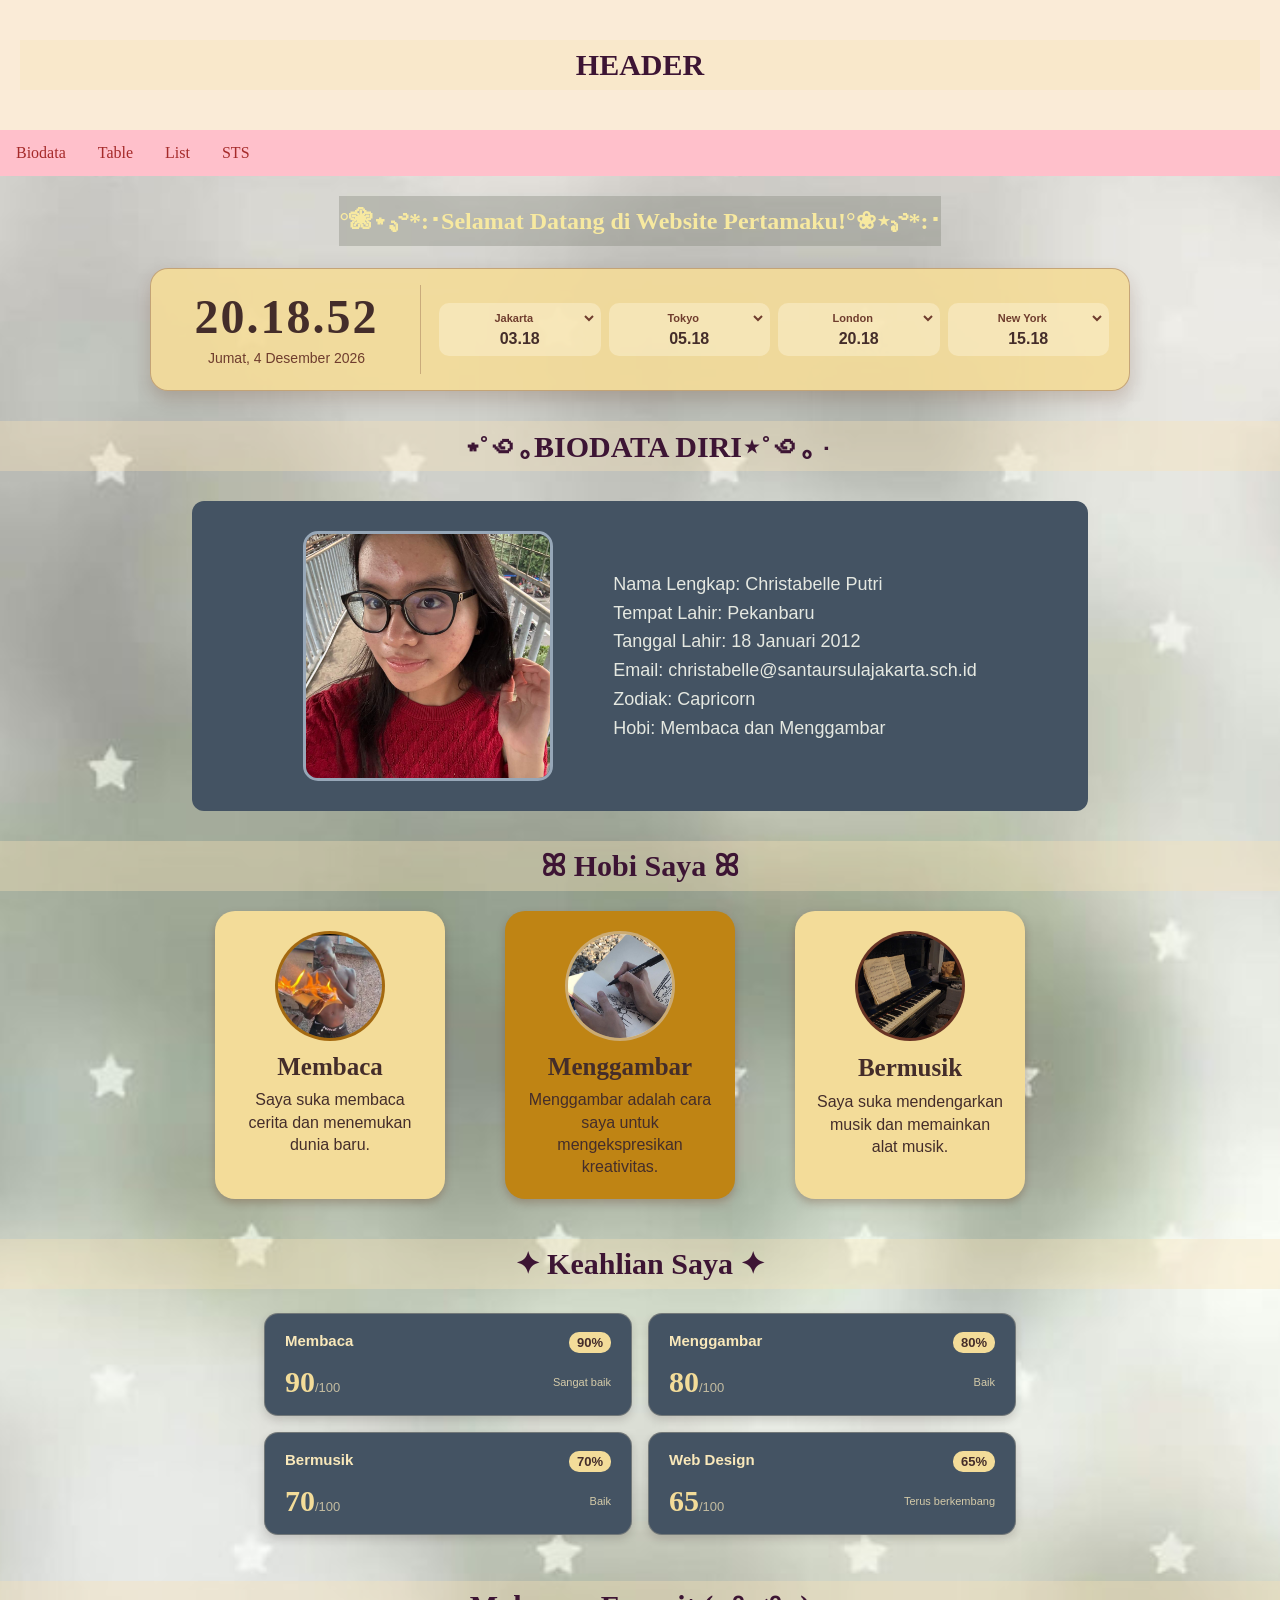
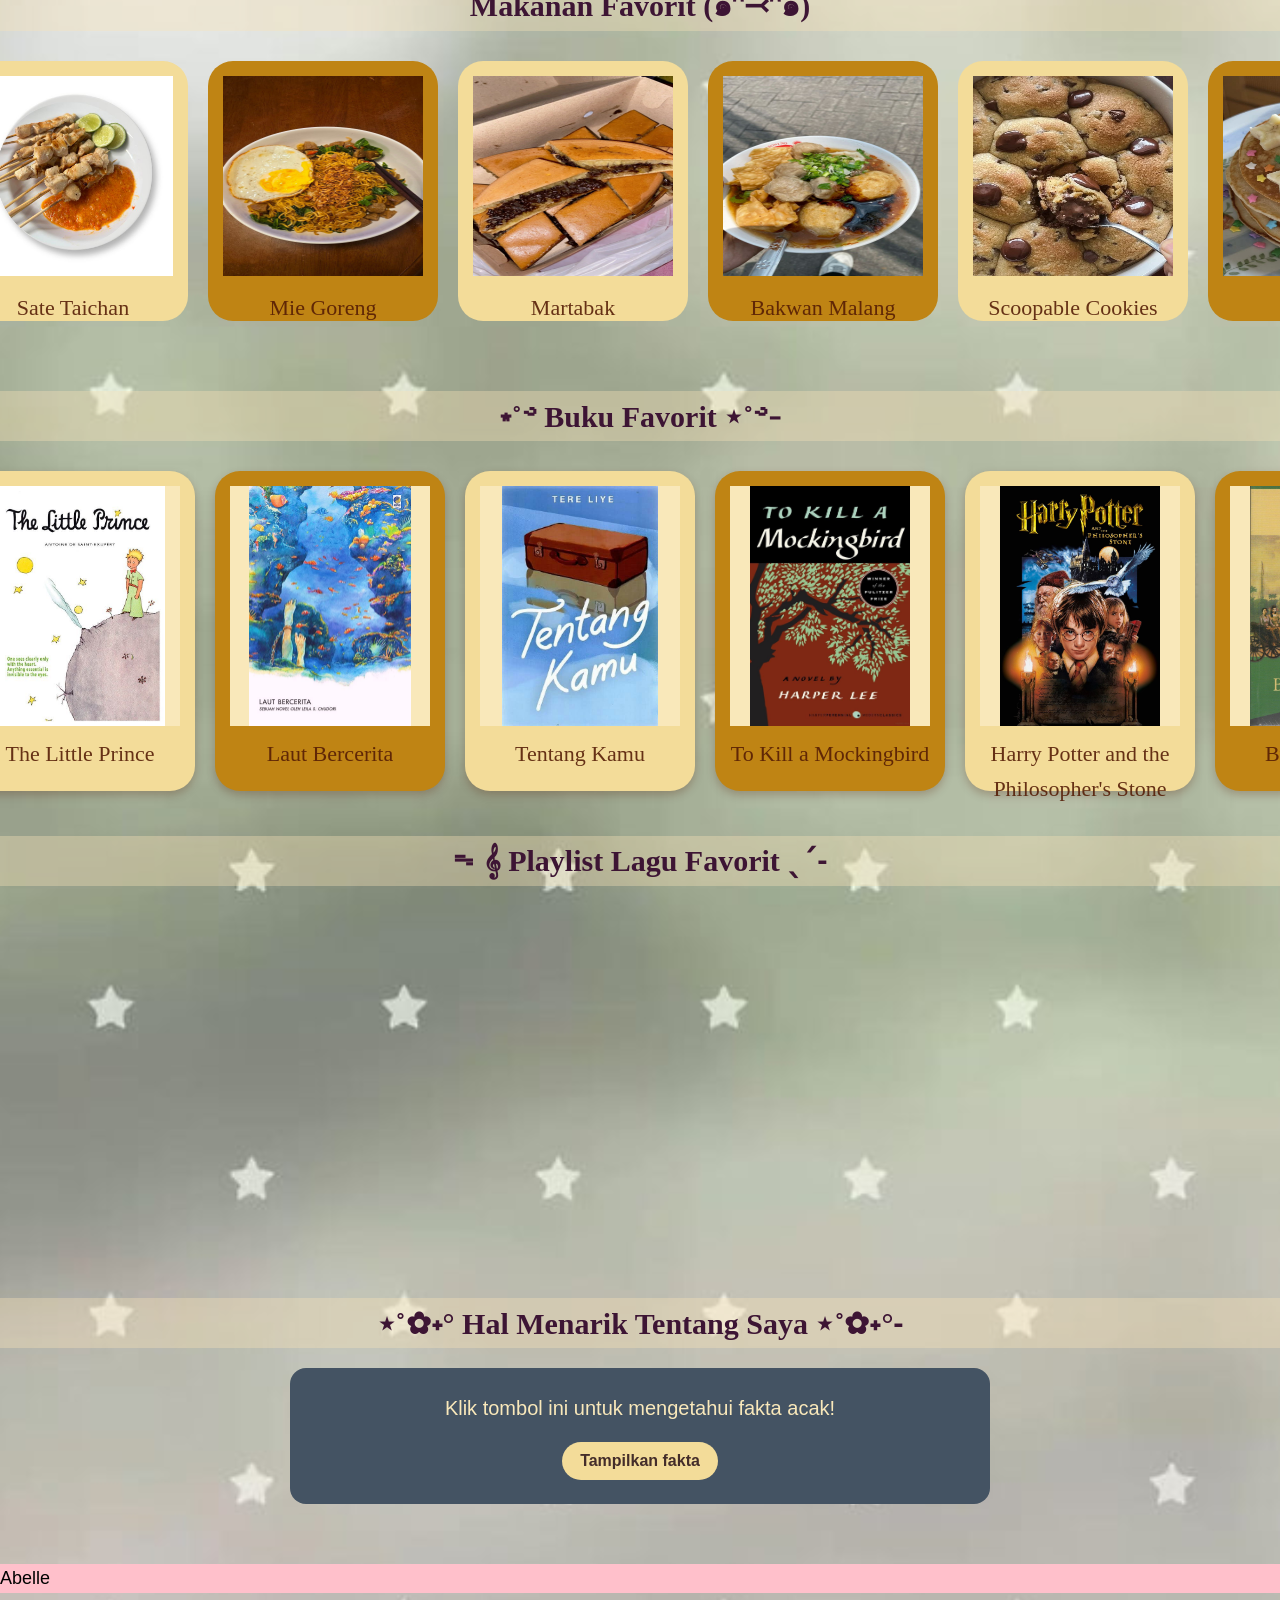
<file: index.html>
<!DOCTYPE html>
<html>
    <head>
        <title>Layout Website</title>
        <link rel="stylesheet" href="index.css">
    </head>
    <body>
        <!-- Membuat Header -->
        <div class="header">
            <h1>HEADER</h1>
        </div>
        <!-- Membuat Menu/navigator bar -->
         <div class="topnav">
            <a href="index.html">Biodata</a>
            <a href="table.html">Table</a>
            <a href="#">List</a>
            <a href="#">STS</a> 
         </div>
         <!-- Membuat Konten -->
          <body>
        <center>
            <h2>°❀⋆.ೃ࿔*:･Selamat Datang di Website Pertamaku!°❀⋆.ೃ࿔*:･</h2>
            <div class="digital-clock" aria-live="polite">  
                <div class="clock-main">
                    <div id="clockTime">00:00:00</div>
                    <div id="clockDate">Memuat tanggal...</div>
                </div>
                <div class="world-clocks" aria-label="Jam dunia">
                    <div class="world-clock">
                        <select class="world-location" aria-label="Pilih kota pertama">
                            <option value="Asia/Jakarta">Jakarta</option>
                            <option value="Asia/Singapore">Singapore</option>
                            <option value="Asia/Seoul">Seoul</option>
                            <option value="Asia/Tokyo">Tokyo</option>
                            <option value="Australia/Sydney">Sydney</option>
                        </select>
                        <strong class="world-time" data-timezone="Asia/Jakarta">00:00</strong>
                    </div>
                    <div class="world-clock">
                        <select class="world-location" aria-label="Pilih kota kedua">
                            <option value="Asia/Tokyo">Tokyo</option>
                            <option value="Asia/Jakarta">Jakarta</option>
                            <option value="Asia/Seoul">Seoul</option>
                            <option value="Europe/London">London</option>
                            <option value="America/New_York">New York</option>
                        </select>
                        <strong class="world-time" data-timezone="Asia/Tokyo">00:00</strong>
                    </div>
                    <div class="world-clock">
                        <select class="world-location" aria-label="Pilih kota ketiga">
                            <option value="Europe/London">London</option>
                            <option value="Europe/Paris">Paris</option>
                            <option value="Africa/Cairo">Cairo</option>
                            <option value="Asia/Dubai">Dubai</option>
                            <option value="Asia/Jakarta">Jakarta</option>
                        </select>
                        <strong class="world-time" data-timezone="Europe/London">00:00</strong>
                    </div>
                    <div class="world-clock">
                        <select class="world-location" aria-label="Pilih kota keempat">
                            <option value="America/New_York">New York</option>
                            <option value="America/Los_Angeles">Los Angeles</option>
                            <option value="America/Sao_Paulo">Sao Paulo</option>
                            <option value="Europe/London">London</option>
                            <option value="Asia/Tokyo">Tokyo</option>
                        </select>
                        <strong class="world-time" data-timezone="America/New_York">00:00</strong>
                    </div>
                </div>
            </div>
            <h1>⋆˚꩜｡ּBIODATA DIRI⋆˚꩜｡ּ</h1>
            <div class="biodata">
                <div class="content">
                    <div class="foto">
                        <img src="abelle1.jpeg" alt="Abelle" class="top">
                        <img src="abelle2.jpeg" alt="Abelle" class="bottom">
                    </div>
                    <div class="info">
                <p> Nama Lengkap: Christabelle Putri  <br>
                    Tempat Lahir: Pekanbaru <br>
                    Tanggal Lahir: 18 Januari 2012 <br>
                    Email: christabelle@santaursulajakarta.sch.id     <br>
                    Zodiak: Capricorn <br>
                    Hobi: Membaca dan Menggambar <br>
                    </p>
                    </div>
                </div>
                </div>
                
            </p>

            <h1>ꕤ Hobi Saya ꕤ</h1>
            <div class="hobbies">
                <div class="hobby hobby-reading">
                    <div class="hobby-icon">
                        <img src="read book fire.jpeg" alt="Membaca" width="200" height="200">
                    </div>
                    <h2>Membaca</h2>
                    <p>Saya suka membaca cerita dan menemukan dunia baru.</p>
                </div>
                <div class="hobby hobby-drawing" id="drawingHobby" tabindex="0" role="button" aria-label="Buka pengalaman menggambar">
                    <div class="hobby-icon">
                        <img src="drawing.jpeg" alt="Menggambar" width="200" height="200">
                    </div>
                    <h2>Menggambar</h2>
                    <p>Menggambar adalah cara saya untuk mengekspresikan kreativitas.</p>
                </div>
                <div class="hobby hobby-music">
                    <div class="hobby-icon">
                        <img src="piano.jpeg" alt="Musik" width="200" height="200">
                    </div>
                    <h2>Bermusik</h2>
                    <p>Saya suka mendengarkan musik dan memainkan alat musik.</p>
                </div>
            </div>

            <div id="drawingModal" class="drawing-modal" aria-hidden="true">
                <div class="drawing-modal-content" role="dialog" aria-modal="true" aria-labelledby="drawingModalTitle">
                    <button id="closeDrawingModal" class="close-drawing-modal" type="button" aria-label="Tutup pengalaman menggambar">&times;</button>
                    <h2 id="drawingModalTitle">Pengalaman Menggambar</h2>
                    <p>Menggambar adalah cara saya untuk mengekspresikan kreativitas dan menuangkan ide menjadi karya visual. Saya senang mencoba bentuk, warna, dan gaya yang berbeda untuk membuat setiap gambar terasa lebih personal.</p>
                    <div class="drawing-timeline">
                        <div class="timeline-step">
                            <strong>THE FIORIRE PROJECT</strong>
                            <span>Pernah mendedikasikan diri di The Fiorire Project sebagai tim desain, dimana saya menerjemahkan isu kesehatan mental remaja menjadi karya visual dan ilustrasi yang penuh makna.</span>
                        </div>
                        <div class="timeline-date">2025–2026</div>
                    </div>
                    <div class="drawing-tools">
                        <strong>Software yang digunakan</strong>
                        <span class="drawing-tool">
                            <img src="ibispaintxlogo.jpg" alt="" width="24" height="24">
                            ibisPaint X
                        </span>
                        <span class="drawing-tool">
                            <img src="canvalogo.jpeg" alt="" width="24" height="24">
                            Canva
                        </span>
                        <span class="drawing-tool">
                            <img src="photoshop logo.jpeg" alt="" width="24" height="24">
                             Photoshop
                        </span>
                    </div>
                </div>
            </div>

            <h1>✦ Keahlian Saya ✦</h1>
            <div class="skills">
                <div class="skill">
                    <div class="skill-label">
                        <span>Membaca</span>
                        <strong>90%</strong>
                    </div>
                    <div class="skill-meter">
                        <div class="skill-score">90<span>/100</span></div>
                        <div class="skill-status">Sangat baik</div>
                        </div>
                </div>
                <div class="skill">
                    <div class="skill-label">
                        <span>Menggambar</span>
                        <strong>80%</strong>
                    </div>
                    <div class="skill-meter">
                        <div class="skill-score">80<span>/100</span></div>
                        <div class="skill-status">Baik</div>
                        </div>
                </div>
                <div class="skill">
                    <div class="skill-label">
                        <span>Bermusik</span>
                        <strong>70%</strong>
                    </div>
                    <div class="skill-meter">
                        <div class="skill-score">70<span>/100</span></div>
                        <div class="skill-status">Baik</div>
                        </div>
                </div>
                <div class="skill">
                    <div class="skill-label">
                        <span>Web Design</span>
                        <strong>65%</strong>
                    </div>
                    <div class="skill-meter">
                        <div class="skill-score">65<span>/100</span></div>
                        <div class="skill-status">Terus berkembang</div>
                        </div>
                </div>
            </div>
            
            
            <h1>Makanan Favorit (๑ᵔ⤙ᵔ๑)</h1>
        <div class="makanan-scroll">
            <div class="makanan">
                <div class="sate">
                    <img src="sate taichan.jpg" alt="Sate Taichan" width="200" height="200">
                    <p>Sate Taichan</p>
                </div>
            <div class="mie">
                    <img src="indomigorenglagi.jpeg" alt="Mie Goreng" width="200" height="200">
                    <p>Mie Goreng</p>
            </div>
            <div class="martabak">
                    <img src="martabaklagi.jpeg" alt="Martabak" width="200" height="200">
                    <p>Martabak</p>
            </div>
            <div class="bakwan">
                    <img src="bakwanmalanglagi.jpeg" alt="Bakwan Malang" width="200" height="200">
                    <p>Bakwan Malang</p>
            </div>
            <div class="cookies">
                    <img src="scoopablecookies.jpeg" alt="Scoopable Cookies" width="200" height="200">
                    <p>Scoopable Cookies</p>
            </div>
                <div class="pancakes">
                    <img src="pancakes.jpeg" alt="Pancakes" width="200" height="200">
                    <p>Pancakes</p>
            </div>
            <div class="churros">
                    <img src="churros.jpeg" alt="Churros" width="200" height="200">
                    <p>Churros</p>
            </div>
            <div class="sashimi">
                    <img src="sashimiii.jpeg" alt="Sashimi" width="200" height="200">
                    <p>Sashimi</p>
            </div>

                <div class="sate" aria-hidden="true">
                    <img src="sate taichan.jpg" alt="" width="200" height="200">
                    <p>Sate Taichan</p>
                </div>
                <div class="mie" aria-hidden="true">
                    <img src="indomigorenglagi.jpeg" alt="" width="200" height="200">
                    <p>Mie Goreng</p>
                </div>
                <div class="martabak" aria-hidden="true">
                    <img src="martabaklagi.jpeg" alt="" width="200" height="200">
                    <p>Martabak</p>
                </div>
                <div class="bakwan" aria-hidden="true">
                    <img src="bakwanmalanglagi.jpeg" alt="" width="200" height="200">
                    <p>Bakwan Malang</p>
                </div>
                <div class="cookies" aria-hidden="true">
                    <img src="scoopablecookies.jpeg" alt="" width="200" height="200">
                    <p>Scoopable Cookies</p>
                </div>
                <div class="pancakes" aria-hidden="true">
                    <img src="pancakes.jpeg" alt="" width="200" height="200">
                    <p>Pancakes</p>
                </div>
                <div class="churros" aria-hidden="true">
                    <img src="churros.jpeg" alt="" width="200" height="200">
                    <p>Churros</p>
                </div>
                <div class="sashimi" aria-hidden="true">
                    <img src="sashimiii.jpeg" alt="" width="200" height="200">
                    <p>Sashimi</p>
                </div>
            
            </div>
        </div>

            <div id="foodModal" class="food-modal" aria-hidden="true">
                <div class="food-modal-content" role="dialog" aria-modal="true" aria-labelledby="foodModalTitle">
                    <button id="closeFoodModal" class="close-food-modal" type="button" aria-label="Tutup resep">&times;</button>
                    <h2 id="foodModalTitle">Resep Makanan</h2>
                    <div id="foodModalRecipe" class="food-modal-recipe"></div>
                </div>
            </div>

            <h1>⋆˚࿔ Buku Favorit ⋆˚࿔˗</h1>
            <div class="books-scroll">
                <div class="books">
                    <div class="book book-one" tabindex="0" role="button" data-description="The Little Prince bercerita tentang seorang pangeran kecil yang meninggalkan asteroidnya dan mengunjungi beberapa planet. Dalam perjalanannya, ia bertemu berbagai tokoh dengan sifat yang unik. Cerita ini membahas persahabatan, cinta, kesepian, dan cara melihat dunia dengan hati yang terbuka." data-review="Menurutku, buku ini sederhana tetapi sangat bermakna. Pesannya tentang persahabatan dan cara melihat kehidupan membuat ceritanya terasa hangat dan mudah diingat." data-rating="8.5/10">
                        <img src="littleprince.jpeg" alt="The Little Prince" width="200" height="200">
                        <p>The Little Prince</p>
                    </div>
                    <div class="book book-two" tabindex="0" role="button" data-description="Laut Bercerita karya Leila S. Chudori mengikuti kisah Biru Laut dan keluarganya di tengah situasi politik Indonesia yang penuh ketegangan. Novel ini menggambarkan persahabatan, perjuangan, kehilangan, dan dampak panjang yang dirasakan keluarga korban. Ceritanya mengajak pembaca untuk mengingat sejarah dan menghargai kebebasan." data-review="Menurutku, buku ini sangat emosional dan membuat pembaca lebih memahami dampak kehilangan bagi sebuah keluarga. Ceritanya kuat, menyentuh, dan terasa penting untuk dibaca." data-rating="9/10">
                        <img src="laut bercerita.jpeg" alt="Laut Bercerita" width="200" height="200">
                        <p>Laut Bercerita</p>
                    </div>
                    <div class="book book-three" tabindex="0" role="button" data-description="Tentang Kamu menceritakan perjalanan hidup Sri Ningsih yang penuh rahasia dan kejutan. Seorang pengacara bernama Zaman berusaha mencari tahu masa lalu Sri melalui berbagai tempat dan orang yang pernah mengenalnya. Novel ini mengangkat tema keluarga, ketabahan, cinta, dan kesempatan kedua dalam hidup." data-review="Menurutku, perjalanan hidup Sri Ningsih menarik karena penuh misteri dan kejutan. Buku ini juga menunjukkan bahwa seseorang bisa tetap kuat meskipun menghadapi banyak masalah dalam hidup." data-rating="8/10">
                        <img src="ttg kamu.jpeg" alt="Tentang Kamu" width="200" height="200">
                        <p>Tentang Kamu</p>
                    </div>
                    <div class="book book-four" tabindex="0" role="button" data-description="To Kill a Mockingbird mengikuti Scout Finch yang tumbuh di sebuah kota kecil di Alabama. Melalui pengalaman keluarganya, Scout belajar tentang prasangka, ketidakadilan, keberanian, dan pentingnya memahami kehidupan dari sudut pandang orang lain. Buku ini juga menunjukkan bagaimana seseorang dapat mempertahankan kebenaran meskipun menghadapi tekanan dari masyarakat." data-review="Menurutku, buku ini memiliki pesan yang kuat tentang keadilan dan keberanian. Alurnya cukup serius dan tidak selalu ringan, tetapi pelajaran tentang empati membuatnya tetap berkesan." data-rating="7.5/10">
                        <img src="to kill a mockingbird.jpeg" alt="To Kill a Mockingbird" width="200" height="200">
                        <p>To Kill a Mockingbird</p>
                    </div>
                    <div class="book book-five" tabindex="0" role="button" data-description="Harry Potter and the Philosopher's Stone menceritakan kehidupan Harry yang berubah setelah mengetahui bahwa dirinya adalah seorang penyihir. Di Hogwarts, ia bertemu Ron dan Hermione, belajar tentang dunia sihir, serta menghadapi rahasia yang berkaitan dengan masa lalunya. Petualangan ini menonjolkan persahabatan, keberanian, rasa ingin tahu, dan perjuangan melawan kejahatan." data-review="Menurutku, buku ini sangat seru dan imajinatif. Dunia sihirnya menarik, karakternya menyenangkan, dan persahabatan Harry, Ron, serta Hermione membuat ceritanya semakin asyik untuk diikuti." data-rating="10/10">
                        <img src="harrypotter philosophers stone.jpeg" alt="Harry Potter and the Philosopher's Stone" width="200" height="200">
                        <p>Harry Potter and the Philosopher's Stone</p>
                    </div>
                    <div class="book book-six" tabindex="0" role="button" data-description="Bumi Manusia karya Pramoedya Ananta Toer mengikuti kehidupan Minke, seorang pemuda pribumi yang mendapat pendidikan di masa penjajahan. Ia menghadapi perbedaan kelas sosial, ketidakadilan hukum, dan aturan kolonial yang membatasi banyak orang. Novel ini membahas pendidikan, cinta, keberanian, identitas, serta perjuangan untuk mendapatkan kebebasan dan martabat." data-review="Menurutku, buku ini memiliki cerita sejarah yang kuat dan membuat pembaca memikirkan ketidakadilan pada masa penjajahan. Bahasanya cukup serius, tetapi karakter dan konfliknya terasa mendalam." data-rating="8/10">
                        <img src="bumi manusia.jpeg" alt="Bumi Manusia" width="200" height="200">
                        <p>Bumi Manusia</p>
                    </div>
                    <div class="book book-seven" tabindex="0" role="button" data-description="Diary of a Wimpy Kid mengikuti Greg Heffley saat ia mencoba bertahan di sekolah menengah dan menghadapi berbagai masalah sehari-hari. Greg sering membuat rencana agar terlihat keren, tetapi rencananya justru menghasilkan situasi yang lucu dan berantakan. Cerita ini ringan dan menghibur, dengan tema persahabatan, keluarga, rasa percaya diri, dan proses menjadi lebih dewasa." data-review="Menurutku, buku ini sangat lucu dan mudah dibaca. Tingkah Greg yang sering membuat masalah membuat ceritanya menghibur, terutama karena banyak kejadian yang terasa dekat dengan kehidupan sekolah." data-rating="10/10">
                        <img src="diary of a wimpy kid.jpeg" alt="Diary of a Wimpy Kid" width="200" height="200">
                        <p>Diary of a Wimpy Kid</p>
                    </div>
                    <div class="book book-eight" tabindex="0" role="button" data-description="The Alchemist bercerita tentang Santiago, seorang gembala muda yang berulang kali memimpikan harta karun. Ia memutuskan untuk meninggalkan kehidupan yang sudah dikenalnya dan mengikuti perjalanan menuju mimpinya. Sepanjang perjalanan, Santiago belajar tentang keberanian, pilihan hidup, tanda-tanda alam, dan pentingnya memperjuangkan tujuan pribadi." data-review="Menurutku, buku ini memotivasi pembaca untuk berani mengejar impian. Perjalanannya terasa seperti petualangan sekaligus pelajaran tentang mendengarkan hati dan tidak mudah menyerah." data-rating="9/10">
                        <img src="the alchemist.jpeg" alt="The Alchemist" width="200" height="200">
                        <p>The Alchemist</p>
                    </div>
                </div>
            </div>

            <div id="bookModal" class="book-modal" aria-hidden="true">
                <div class="book-modal-content" role="dialog" aria-modal="true" aria-labelledby="bookModalTitle">
                    <button id="closeBookModal" class="close-book-modal" type="button" aria-label="Tutup deskripsi">&times;</button>
                    <h2 id="bookModalTitle">Deskripsi Buku</h2>
                    <p id="bookModalDescription"></p>
                    <div class="book-review">
                        <h3>Review Saya</h3>
                        <p id="bookModalReview"></p>
                        <strong id="bookModalRating"></strong>
                    </div>
                </div>
            </div>

            <h1>ᯓ𝄞 Playlist Lagu Favorit ˎˊ˗</h1>
            <div class="playlist">
                <iframe
                    src="https://open.spotify.com/embed/playlist/6pJwrq1cBe8aZHZrGRoE4L?utm_source=generator"
                    width="100%"
                    height="352"
                    frameborder="0"
                    allowfullscreen=""
                    allow="autoplay; clipboard-write; encrypted-media; fullscreen; picture-in-picture"
                    loading="lazy">
                </iframe>
            </div>

            <h1>⋆˚✿˖° Hal Menarik Tentang Saya ⋆˚✿˖°˗</h1>
            <div class="random-fact">
                <p id="factText">Klik tombol ini untuk mengetahui fakta acak!</p>
                <button id="factButton" type="button">Tampilkan fakta</button>
            </div>

            <button id="backToTop" type="button" aria-label="Back to top">↑</button>

        <script src="food-scroll.js"></script>

          
        </center>


    </body>

        <!-- Membuat Footer -->
         <div class="footer">
            <p>Abelle</p>
         </div>
    </body>
</html>
</file>
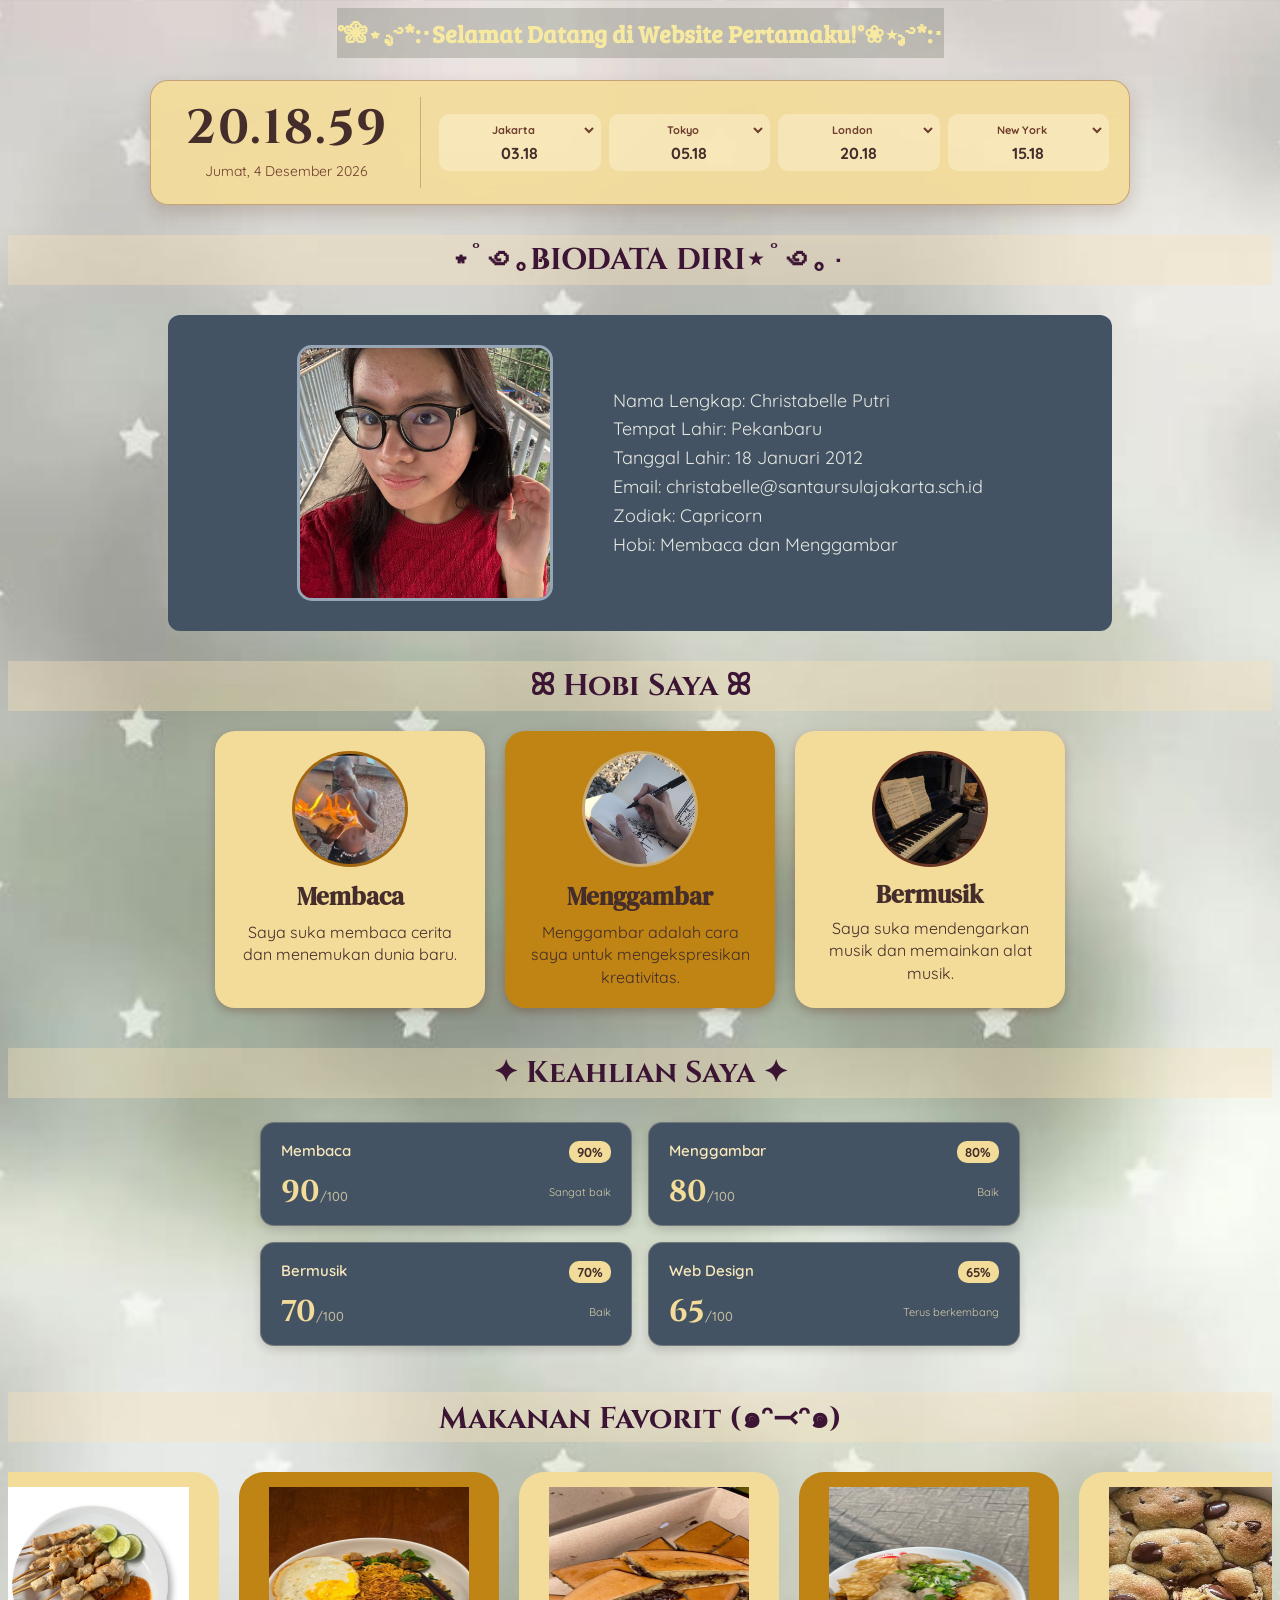
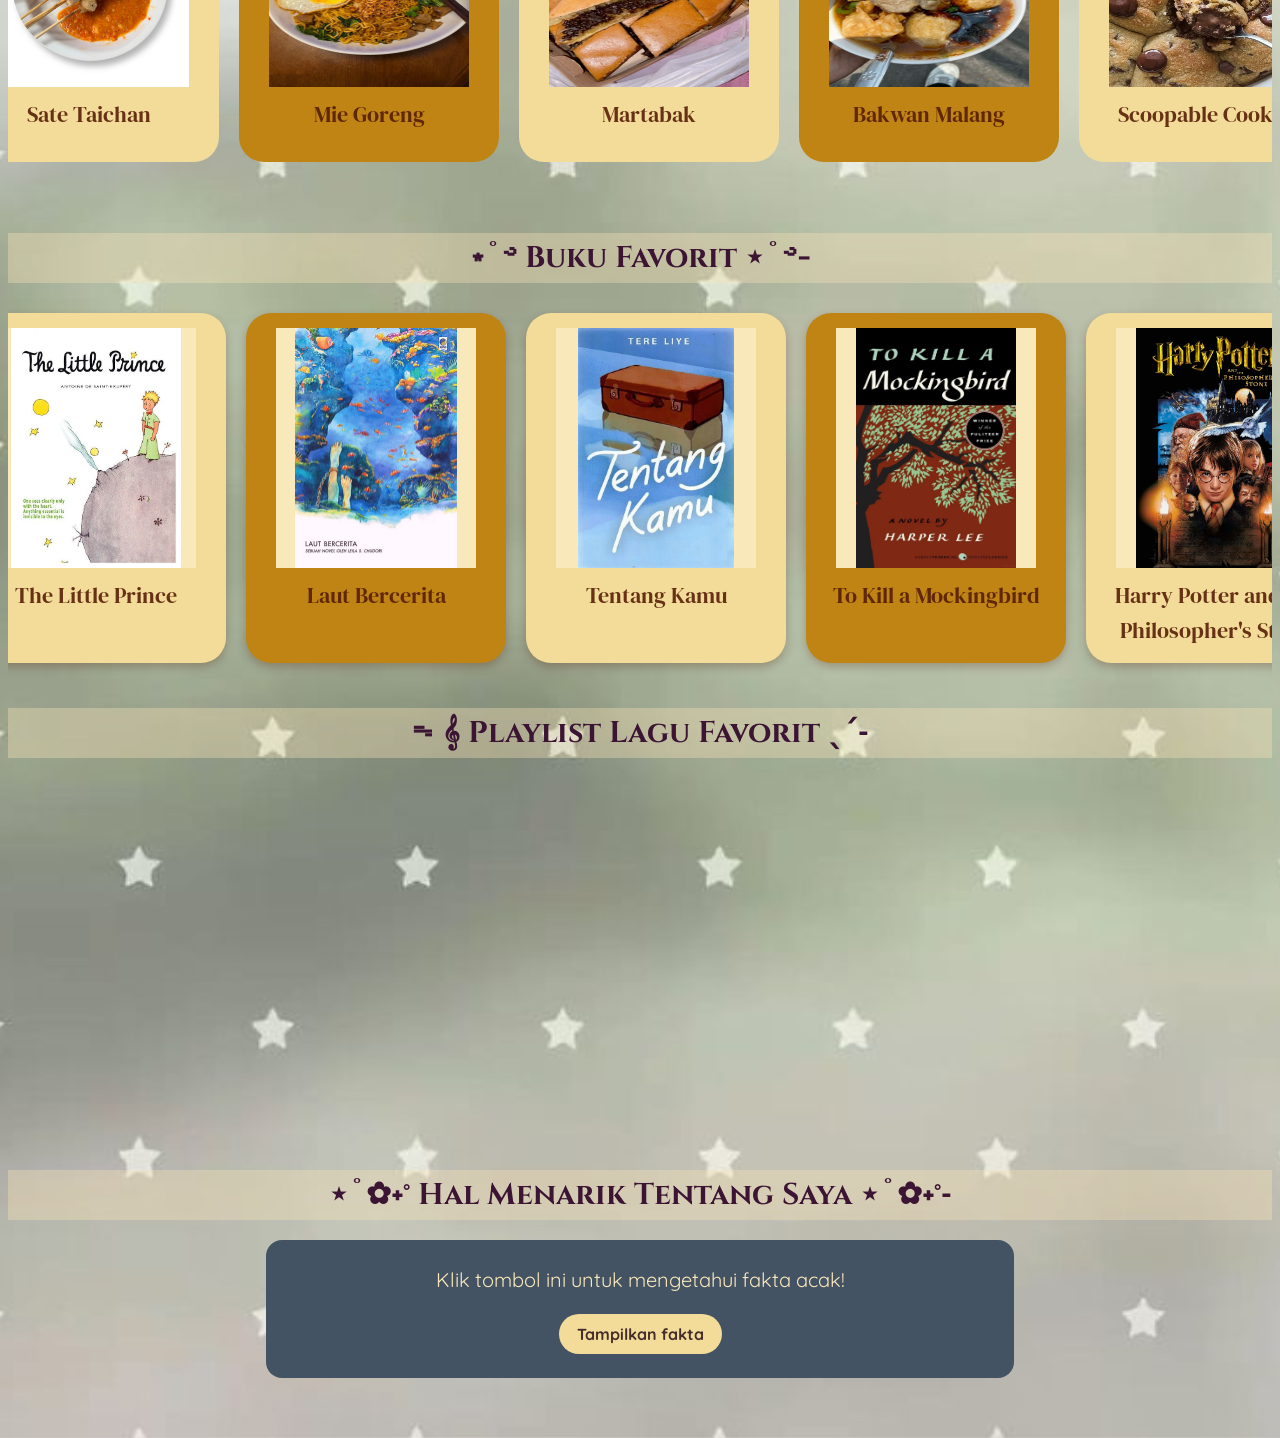
<file: biodata.html>
<!DOCTYPE <html>
<html>
    <head>
        <title>Biodata Diri</title>
        <link rel="stylesheet" href="biodatastyle.css">
    </head>
    <body>
        <center>
            <h2>°❀⋆.ೃ࿔*:･Selamat Datang di Website Pertamaku!°❀⋆.ೃ࿔*:･</h2>
            <div class="digital-clock" aria-live="polite">  
                <div class="clock-main">
                    <div id="clockTime">00:00:00</div>
                    <div id="clockDate">Memuat tanggal...</div>
                </div>
                <div class="world-clocks" aria-label="Jam dunia">
                    <div class="world-clock">
                        <select class="world-location" aria-label="Pilih kota pertama">
                            <option value="Asia/Jakarta">Jakarta</option>
                            <option value="Asia/Singapore">Singapore</option>
                            <option value="Asia/Seoul">Seoul</option>
                            <option value="Asia/Tokyo">Tokyo</option>
                            <option value="Australia/Sydney">Sydney</option>
                        </select>
                        <strong class="world-time" data-timezone="Asia/Jakarta">00:00</strong>
                    </div>
                    <div class="world-clock">
                        <select class="world-location" aria-label="Pilih kota kedua">
                            <option value="Asia/Tokyo">Tokyo</option>
                            <option value="Asia/Jakarta">Jakarta</option>
                            <option value="Asia/Seoul">Seoul</option>
                            <option value="Europe/London">London</option>
                            <option value="America/New_York">New York</option>
                        </select>
                        <strong class="world-time" data-timezone="Asia/Tokyo">00:00</strong>
                    </div>
                    <div class="world-clock">
                        <select class="world-location" aria-label="Pilih kota ketiga">
                            <option value="Europe/London">London</option>
                            <option value="Europe/Paris">Paris</option>
                            <option value="Africa/Cairo">Cairo</option>
                            <option value="Asia/Dubai">Dubai</option>
                            <option value="Asia/Jakarta">Jakarta</option>
                        </select>
                        <strong class="world-time" data-timezone="Europe/London">00:00</strong>
                    </div>
                    <div class="world-clock">
                        <select class="world-location" aria-label="Pilih kota keempat">
                            <option value="America/New_York">New York</option>
                            <option value="America/Los_Angeles">Los Angeles</option>
                            <option value="America/Sao_Paulo">Sao Paulo</option>
                            <option value="Europe/London">London</option>
                            <option value="Asia/Tokyo">Tokyo</option>
                        </select>
                        <strong class="world-time" data-timezone="America/New_York">00:00</strong>
                    </div>
                </div>
            </div>
            <h1>⋆˚꩜｡ּBIODATA DIRI⋆˚꩜｡ּ</h1>
            <div class="biodata">
                <div class="content">
                    <div class="foto">
                        <img src="abelle1.jpeg" alt="Abelle" class="top">
                        <img src="abelle2.jpeg" alt="Abelle" class="bottom">
                    </div>
                    <div class="info">
                <p> Nama Lengkap: Christabelle Putri  <br>
                    Tempat Lahir: Pekanbaru <br>
                    Tanggal Lahir: 18 Januari 2012 <br>
                    Email: christabelle@santaursulajakarta.sch.id     <br>
                    Zodiak: Capricorn <br>
                    Hobi: Membaca dan Menggambar <br>
                    </p>
                    </div>
                </div>
                </div>
                
            </p>

            <h1>ꕤ Hobi Saya ꕤ</h1>
            <div class="hobbies">
                <div class="hobby hobby-reading">
                    <div class="hobby-icon">
                        <img src="read book fire.jpeg" alt="Membaca" width="200" height="200">
                    </div>
                    <h2>Membaca</h2>
                    <p>Saya suka membaca cerita dan menemukan dunia baru.</p>
                </div>
                <div class="hobby hobby-drawing" id="drawingHobby" tabindex="0" role="button" aria-label="Buka pengalaman menggambar">
                    <div class="hobby-icon">
                        <img src="drawing.jpeg" alt="Menggambar" width="200" height="200">
                    </div>
                    <h2>Menggambar</h2>
                    <p>Menggambar adalah cara saya untuk mengekspresikan kreativitas.</p>
                </div>
                <div class="hobby hobby-music">
                    <div class="hobby-icon">
                        <img src="piano.jpeg" alt="Musik" width="200" height="200">
                    </div>
                    <h2>Bermusik</h2>
                    <p>Saya suka mendengarkan musik dan memainkan alat musik.</p>
                </div>
            </div>

            <div id="drawingModal" class="drawing-modal" aria-hidden="true">
                <div class="drawing-modal-content" role="dialog" aria-modal="true" aria-labelledby="drawingModalTitle">
                    <button id="closeDrawingModal" class="close-drawing-modal" type="button" aria-label="Tutup pengalaman menggambar">&times;</button>
                    <h2 id="drawingModalTitle">Pengalaman Menggambar</h2>
                    <p>Menggambar adalah cara saya untuk mengekspresikan kreativitas dan menuangkan ide menjadi karya visual. Saya senang mencoba bentuk, warna, dan gaya yang berbeda untuk membuat setiap gambar terasa lebih personal.</p>
                    <div class="drawing-timeline">
                        <div class="timeline-step">
                            <strong>THE FIORIRE PROJECT</strong>
                            <span>Pernah mendedikasikan diri di The Fiorire Project sebagai tim desain, dimana saya menerjemahkan isu kesehatan mental remaja menjadi karya visual dan ilustrasi yang penuh makna.</span>
                        </div>
                        <div class="timeline-date">2025–2026</div>
                    </div>
                    <div class="drawing-tools">
                        <strong>Software yang digunakan</strong>
                        <span class="drawing-tool">
                            <img src="ibispaintxlogo.jpg" alt="" width="24" height="24">
                            ibisPaint X
                        </span>
                        <span class="drawing-tool">
                            <img src="canvalogo.jpeg" alt="" width="24" height="24">
                            Canva
                        </span>
                        <span class="drawing-tool">
                            <img src="photoshop logo.jpeg" alt="" width="24" height="24">
                             Photoshop
                        </span>
                    </div>
                </div>
            </div>

            <h1>✦ Keahlian Saya ✦</h1>
            <div class="skills">
                <div class="skill">
                    <div class="skill-label">
                        <span>Membaca</span>
                        <strong>90%</strong>
                    </div>
                    <div class="skill-meter">
                        <div class="skill-score">90<span>/100</span></div>
                        <div class="skill-status">Sangat baik</div>
                        </div>
                </div>
                <div class="skill">
                    <div class="skill-label">
                        <span>Menggambar</span>
                        <strong>80%</strong>
                    </div>
                    <div class="skill-meter">
                        <div class="skill-score">80<span>/100</span></div>
                        <div class="skill-status">Baik</div>
                        </div>
                </div>
                <div class="skill">
                    <div class="skill-label">
                        <span>Bermusik</span>
                        <strong>70%</strong>
                    </div>
                    <div class="skill-meter">
                        <div class="skill-score">70<span>/100</span></div>
                        <div class="skill-status">Baik</div>
                        </div>
                </div>
                <div class="skill">
                    <div class="skill-label">
                        <span>Web Design</span>
                        <strong>65%</strong>
                    </div>
                    <div class="skill-meter">
                        <div class="skill-score">65<span>/100</span></div>
                        <div class="skill-status">Terus berkembang</div>
                        </div>
                </div>
            </div>
            
            
            <h1>Makanan Favorit (๑ᵔ⤙ᵔ๑)</h1>
        <div class="makanan-scroll">
            <div class="makanan">
                <div class="sate">
                    <img src="sate taichan.jpg" alt="Sate Taichan" width="200" height="200">
                    <p>Sate Taichan</p>
                </div>
            <div class="mie">
                    <img src="indomigorenglagi.jpeg" alt="Mie Goreng" width="200" height="200">
                    <p>Mie Goreng</p>
            </div>
            <div class="martabak">
                    <img src="martabaklagi.jpeg" alt="Martabak" width="200" height="200">
                    <p>Martabak</p>
            </div>
            <div class="bakwan">
                    <img src="bakwanmalanglagi.jpeg" alt="Bakwan Malang" width="200" height="200">
                    <p>Bakwan Malang</p>
            </div>
            <div class="cookies">
                    <img src="scoopablecookies.jpeg" alt="Scoopable Cookies" width="200" height="200">
                    <p>Scoopable Cookies</p>
            </div>
                <div class="pancakes">
                    <img src="pancakes.jpeg" alt="Pancakes" width="200" height="200">
                    <p>Pancakes</p>
            </div>
            <div class="churros">
                    <img src="churros.jpeg" alt="Churros" width="200" height="200">
                    <p>Churros</p>
            </div>
            <div class="sashimi">
                    <img src="sashimiii.jpeg" alt="Sashimi" width="200" height="200">
                    <p>Sashimi</p>
            </div>

                <div class="sate" aria-hidden="true">
                    <img src="sate taichan.jpg" alt="" width="200" height="200">
                    <p>Sate Taichan</p>
                </div>
                <div class="mie" aria-hidden="true">
                    <img src="indomigorenglagi.jpeg" alt="" width="200" height="200">
                    <p>Mie Goreng</p>
                </div>
                <div class="martabak" aria-hidden="true">
                    <img src="martabaklagi.jpeg" alt="" width="200" height="200">
                    <p>Martabak</p>
                </div>
                <div class="bakwan" aria-hidden="true">
                    <img src="bakwanmalanglagi.jpeg" alt="" width="200" height="200">
                    <p>Bakwan Malang</p>
                </div>
                <div class="cookies" aria-hidden="true">
                    <img src="scoopablecookies.jpeg" alt="" width="200" height="200">
                    <p>Scoopable Cookies</p>
                </div>
                <div class="pancakes" aria-hidden="true">
                    <img src="pancakes.jpeg" alt="" width="200" height="200">
                    <p>Pancakes</p>
                </div>
                <div class="churros" aria-hidden="true">
                    <img src="churros.jpeg" alt="" width="200" height="200">
                    <p>Churros</p>
                </div>
                <div class="sashimi" aria-hidden="true">
                    <img src="sashimiii.jpeg" alt="" width="200" height="200">
                    <p>Sashimi</p>
                </div>
            
            </div>
        </div>

            <div id="foodModal" class="food-modal" aria-hidden="true">
                <div class="food-modal-content" role="dialog" aria-modal="true" aria-labelledby="foodModalTitle">
                    <button id="closeFoodModal" class="close-food-modal" type="button" aria-label="Tutup resep">&times;</button>
                    <h2 id="foodModalTitle">Resep Makanan</h2>
                    <div id="foodModalRecipe" class="food-modal-recipe"></div>
                </div>
            </div>

            <h1>⋆˚࿔ Buku Favorit ⋆˚࿔˗</h1>
            <div class="books-scroll">
                <div class="books">
                    <div class="book book-one" tabindex="0" role="button" data-description="The Little Prince bercerita tentang seorang pangeran kecil yang meninggalkan asteroidnya dan mengunjungi beberapa planet. Dalam perjalanannya, ia bertemu berbagai tokoh dengan sifat yang unik. Cerita ini membahas persahabatan, cinta, kesepian, dan cara melihat dunia dengan hati yang terbuka." data-review="Menurutku, buku ini sederhana tetapi sangat bermakna. Pesannya tentang persahabatan dan cara melihat kehidupan membuat ceritanya terasa hangat dan mudah diingat." data-rating="8.5/10">
                        <img src="littleprince.jpeg" alt="The Little Prince" width="200" height="200">
                        <p>The Little Prince</p>
                    </div>
                    <div class="book book-two" tabindex="0" role="button" data-description="Laut Bercerita karya Leila S. Chudori mengikuti kisah Biru Laut dan keluarganya di tengah situasi politik Indonesia yang penuh ketegangan. Novel ini menggambarkan persahabatan, perjuangan, kehilangan, dan dampak panjang yang dirasakan keluarga korban. Ceritanya mengajak pembaca untuk mengingat sejarah dan menghargai kebebasan." data-review="Menurutku, buku ini sangat emosional dan membuat pembaca lebih memahami dampak kehilangan bagi sebuah keluarga. Ceritanya kuat, menyentuh, dan terasa penting untuk dibaca." data-rating="9/10">
                        <img src="laut bercerita.jpeg" alt="Laut Bercerita" width="200" height="200">
                        <p>Laut Bercerita</p>
                    </div>
                    <div class="book book-three" tabindex="0" role="button" data-description="Tentang Kamu menceritakan perjalanan hidup Sri Ningsih yang penuh rahasia dan kejutan. Seorang pengacara bernama Zaman berusaha mencari tahu masa lalu Sri melalui berbagai tempat dan orang yang pernah mengenalnya. Novel ini mengangkat tema keluarga, ketabahan, cinta, dan kesempatan kedua dalam hidup." data-review="Menurutku, perjalanan hidup Sri Ningsih menarik karena penuh misteri dan kejutan. Buku ini juga menunjukkan bahwa seseorang bisa tetap kuat meskipun menghadapi banyak masalah dalam hidup." data-rating="8/10">
                        <img src="ttg kamu.jpeg" alt="Tentang Kamu" width="200" height="200">
                        <p>Tentang Kamu</p>
                    </div>
                    <div class="book book-four" tabindex="0" role="button" data-description="To Kill a Mockingbird mengikuti Scout Finch yang tumbuh di sebuah kota kecil di Alabama. Melalui pengalaman keluarganya, Scout belajar tentang prasangka, ketidakadilan, keberanian, dan pentingnya memahami kehidupan dari sudut pandang orang lain. Buku ini juga menunjukkan bagaimana seseorang dapat mempertahankan kebenaran meskipun menghadapi tekanan dari masyarakat." data-review="Menurutku, buku ini memiliki pesan yang kuat tentang keadilan dan keberanian. Alurnya cukup serius dan tidak selalu ringan, tetapi pelajaran tentang empati membuatnya tetap berkesan." data-rating="7.5/10">
                        <img src="to kill a mockingbird.jpeg" alt="To Kill a Mockingbird" width="200" height="200">
                        <p>To Kill a Mockingbird</p>
                    </div>
                    <div class="book book-five" tabindex="0" role="button" data-description="Harry Potter and the Philosopher's Stone menceritakan kehidupan Harry yang berubah setelah mengetahui bahwa dirinya adalah seorang penyihir. Di Hogwarts, ia bertemu Ron dan Hermione, belajar tentang dunia sihir, serta menghadapi rahasia yang berkaitan dengan masa lalunya. Petualangan ini menonjolkan persahabatan, keberanian, rasa ingin tahu, dan perjuangan melawan kejahatan." data-review="Menurutku, buku ini sangat seru dan imajinatif. Dunia sihirnya menarik, karakternya menyenangkan, dan persahabatan Harry, Ron, serta Hermione membuat ceritanya semakin asyik untuk diikuti." data-rating="10/10">
                        <img src="harrypotter philosophers stone.jpeg" alt="Harry Potter and the Philosopher's Stone" width="200" height="200">
                        <p>Harry Potter and the Philosopher's Stone</p>
                    </div>
                    <div class="book book-six" tabindex="0" role="button" data-description="Bumi Manusia karya Pramoedya Ananta Toer mengikuti kehidupan Minke, seorang pemuda pribumi yang mendapat pendidikan di masa penjajahan. Ia menghadapi perbedaan kelas sosial, ketidakadilan hukum, dan aturan kolonial yang membatasi banyak orang. Novel ini membahas pendidikan, cinta, keberanian, identitas, serta perjuangan untuk mendapatkan kebebasan dan martabat." data-review="Menurutku, buku ini memiliki cerita sejarah yang kuat dan membuat pembaca memikirkan ketidakadilan pada masa penjajahan. Bahasanya cukup serius, tetapi karakter dan konfliknya terasa mendalam." data-rating="8/10">
                        <img src="bumi manusia.jpeg" alt="Bumi Manusia" width="200" height="200">
                        <p>Bumi Manusia</p>
                    </div>
                    <div class="book book-seven" tabindex="0" role="button" data-description="Diary of a Wimpy Kid mengikuti Greg Heffley saat ia mencoba bertahan di sekolah menengah dan menghadapi berbagai masalah sehari-hari. Greg sering membuat rencana agar terlihat keren, tetapi rencananya justru menghasilkan situasi yang lucu dan berantakan. Cerita ini ringan dan menghibur, dengan tema persahabatan, keluarga, rasa percaya diri, dan proses menjadi lebih dewasa." data-review="Menurutku, buku ini sangat lucu dan mudah dibaca. Tingkah Greg yang sering membuat masalah membuat ceritanya menghibur, terutama karena banyak kejadian yang terasa dekat dengan kehidupan sekolah." data-rating="10/10">
                        <img src="diary of a wimpy kid.jpeg" alt="Diary of a Wimpy Kid" width="200" height="200">
                        <p>Diary of a Wimpy Kid</p>
                    </div>
                    <div class="book book-eight" tabindex="0" role="button" data-description="The Alchemist bercerita tentang Santiago, seorang gembala muda yang berulang kali memimpikan harta karun. Ia memutuskan untuk meninggalkan kehidupan yang sudah dikenalnya dan mengikuti perjalanan menuju mimpinya. Sepanjang perjalanan, Santiago belajar tentang keberanian, pilihan hidup, tanda-tanda alam, dan pentingnya memperjuangkan tujuan pribadi." data-review="Menurutku, buku ini memotivasi pembaca untuk berani mengejar impian. Perjalanannya terasa seperti petualangan sekaligus pelajaran tentang mendengarkan hati dan tidak mudah menyerah." data-rating="9/10">
                        <img src="the alchemist.jpeg" alt="The Alchemist" width="200" height="200">
                        <p>The Alchemist</p>
                    </div>
                </div>
            </div>

            <div id="bookModal" class="book-modal" aria-hidden="true">
                <div class="book-modal-content" role="dialog" aria-modal="true" aria-labelledby="bookModalTitle">
                    <button id="closeBookModal" class="close-book-modal" type="button" aria-label="Tutup deskripsi">&times;</button>
                    <h2 id="bookModalTitle">Deskripsi Buku</h2>
                    <p id="bookModalDescription"></p>
                    <div class="book-review">
                        <h3>Review Saya</h3>
                        <p id="bookModalReview"></p>
                        <strong id="bookModalRating"></strong>
                    </div>
                </div>
            </div>

            <h1>ᯓ𝄞 Playlist Lagu Favorit ˎˊ˗</h1>
            <div class="playlist">
                <iframe
                    src="https://open.spotify.com/embed/playlist/6pJwrq1cBe8aZHZrGRoE4L?utm_source=generator"
                    width="100%"
                    height="352"
                    frameborder="0"
                    allowfullscreen=""
                    allow="autoplay; clipboard-write; encrypted-media; fullscreen; picture-in-picture"
                    loading="lazy">
                </iframe>
            </div>

            <h1>⋆˚✿˖° Hal Menarik Tentang Saya ⋆˚✿˖°˗</h1>
            <div class="random-fact">
                <p id="factText">Klik tombol ini untuk mengetahui fakta acak!</p>
                <button id="factButton" type="button">Tampilkan fakta</button>
            </div>

            <button id="backToTop" type="button" aria-label="Back to top">↑</button>

        <script src="food-scroll.js"></script>

          
        </center>


    </body>


</html>
</file>
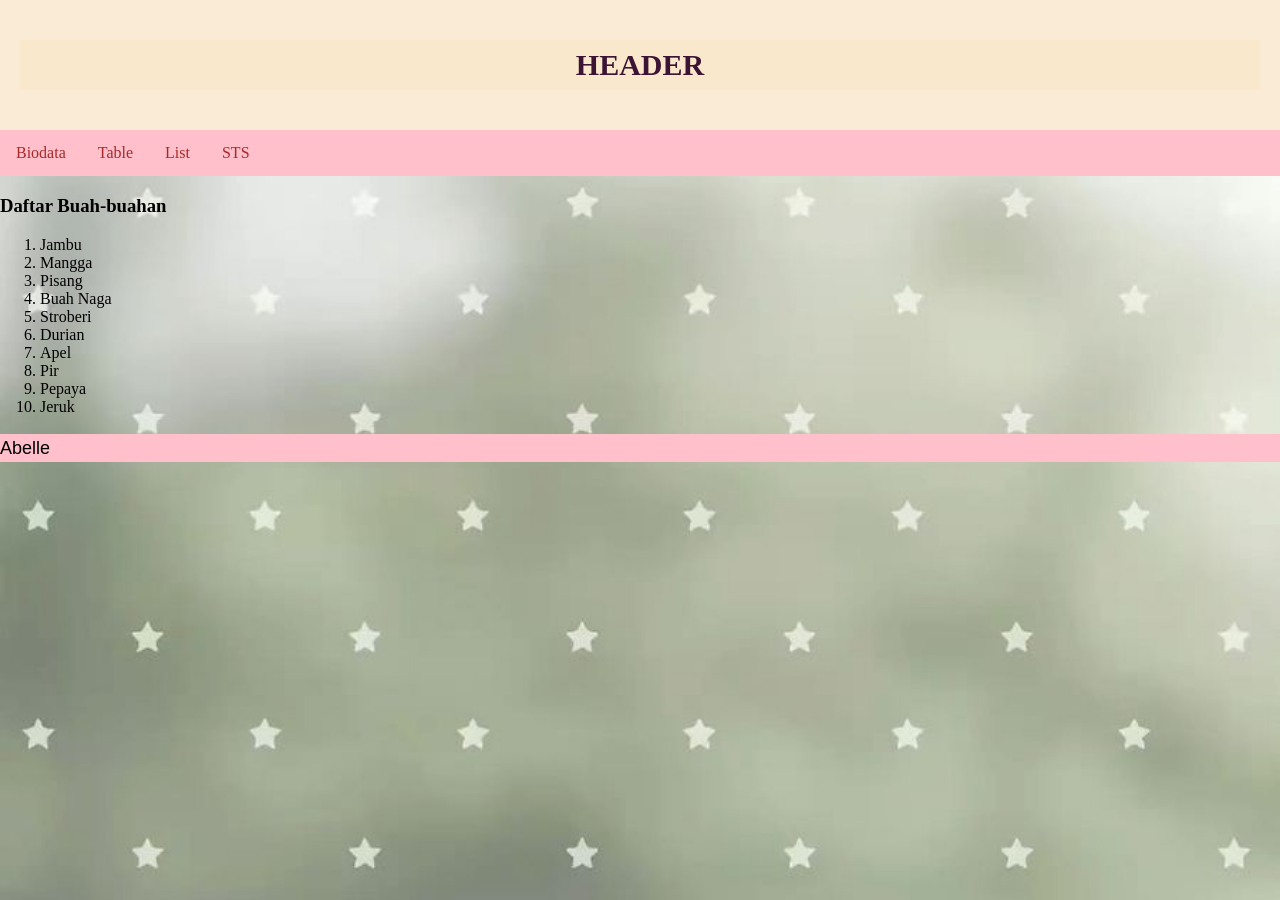
<file: list.html>
<!DOCTYPE html>
<html>
    <head>
        <title>Layout Website</title>
        <link rel="stylesheet" href="index.css">
    </head>
    <body>
        <!-- Membuat Header -->
        <div class="header">
            <h1>HEADER</h1>
        </div>
        <!-- Membuat Menu/navigator bar -->
         <div class="topnav">
            <a href="index.html">Biodata</a>
            <a href="table.html">Table</a>
            <a href="list.html">List</a>
            <a href="#">STS</a> 
         </div>
         
         <!-- Membuat Konten List -->
          <h3>Daftar Buah-buahan</h3>
          <ol>
            <li>Jambu</li>
            <li>Mangga</li>
            <li>Pisang</li> 
            <li>Buah Naga</li>
            <li>Stroberi</li>
            <li>Durian</li>
            <li>Apel</li>
            <li>Pir</li>
            <li>Pepaya</li>
            <li>Jeruk</li>  
         </ol>
       
         <!-- Membuat Footer -->
         <div class="footer">
            <p>Abelle</p>
         </div>
    </body>
</html>
</file>
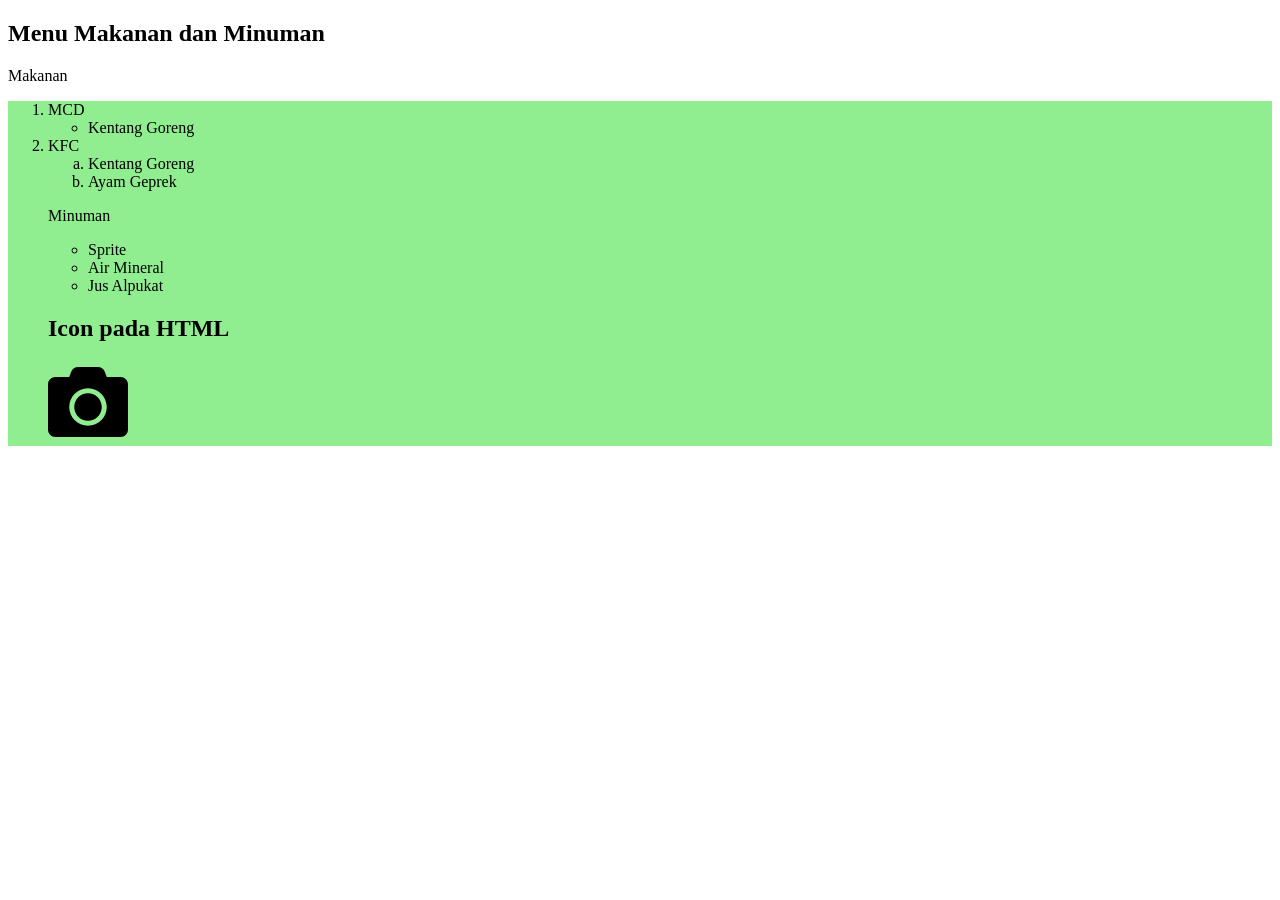
<file: list_gabungan.html>
<!DOCTYPE html>
<html>
    <head>
        <title>Orderlist dan Unorderlist</title>
        <style>
            ul{
                list-style-type: circle;
            }
            ol.a{
                list-style-type: lower-alpha;
            }
            ol{
                background-color: lightgreen;
            }
    
        </style>
    </head>
    <body>
        <h2>Menu Makanan dan Minuman</h2>
        <p>Makanan</p>
        <ol>
            <li>MCD</li>
            <ul>
                <li>Kentang Goreng</li>
            </ul>
            <li>KFC</li>
            <ol class="a">
                <li>Kentang Goreng</li>
            
                <li>Ayam Geprek</li>
        </ol>
        <p>Minuman</p>
        <ul>
            <li>Sprite</li>
            <li>Air Mineral</li>
            <li>Jus Alpukat</li>
        </ul>
        <h2>Icon pada HTML</h2>
        <i class="fas fa-camera"></i>
        <svg xmlns="http://www.w3.org/2000/svg" viewBox="0 0 512 512" width="80"><!--!Font Awesome Free v5.15.4 by @fontawesome - https://fontawesome.com License - https://fontawesome.com/license/free Copyright 2026 Fonticons, Inc.--><path d="M512 144v288c0 26.5-21.5 48-48 48H48c-26.5 0-48-21.5-48-48V144c0-26.5 21.5-48 48-48h88l12.3-32.9c7-18.7 24.9-31.1 44.9-31.1h125.5c20 0 37.9 12.4 44.9 31.1L376 96h88c26.5 0 48 21.5 48 48zM376 288c0-66.2-53.8-120-120-120s-120 53.8-120 120 53.8 120 120 120 120-53.8 120-120zm-32 0c0 48.5-39.5 88-88 88s-88-39.5-88-88 39.5-88 88-88 88 39.5 88 88z"/></svg>
    </body>
</html>
</file>
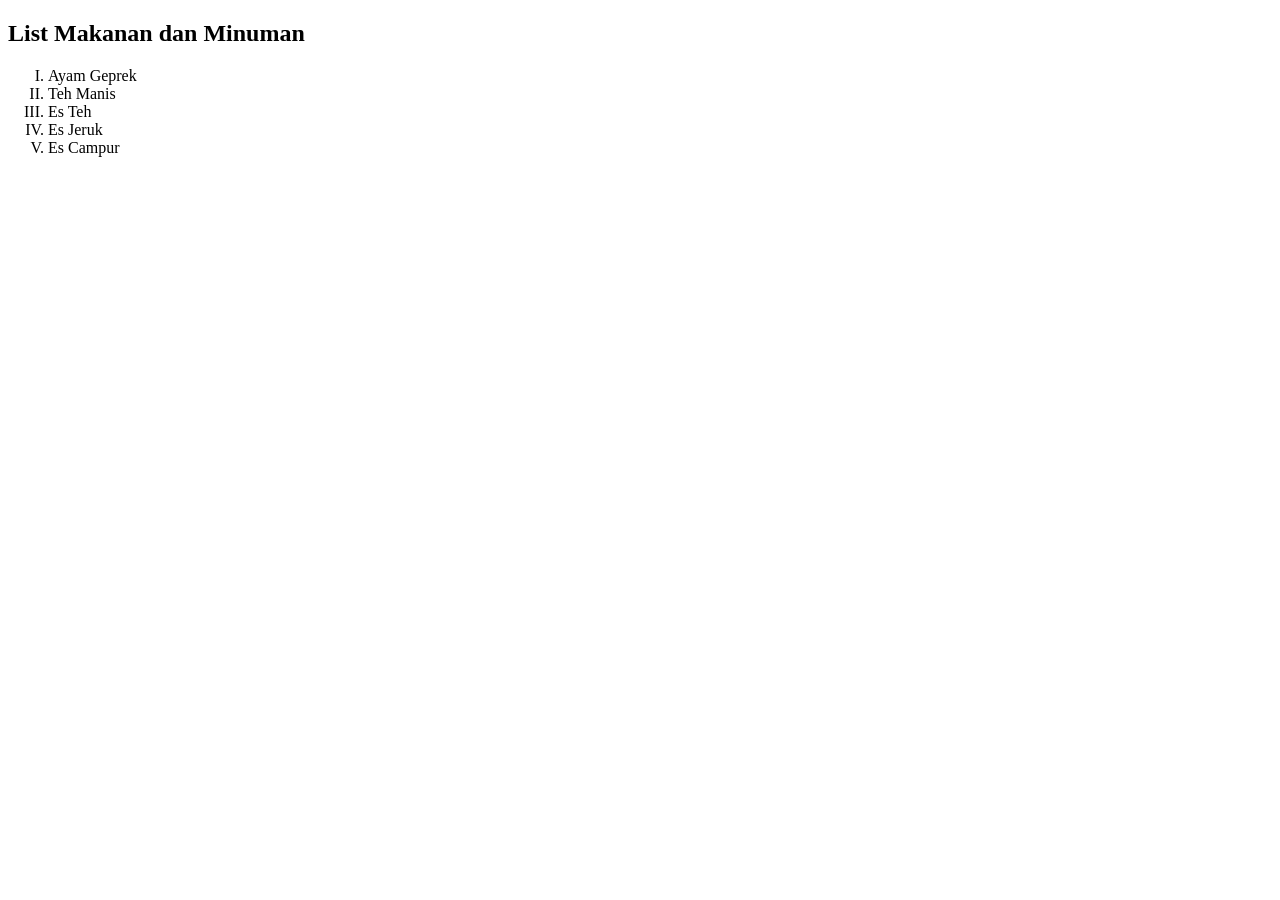
<file: orderlist.html>
<!DOCTYPE html>
<html>
    <head>
        <title>Orderlist HTML</title>
        <style>
            ol{
                list-style-type: upper-roman;
            }
        </style>
    </head>
    <body>
        <h2>List Makanan dan Minuman</h2>
        <ol>
            <li>Ayam Geprek</li>
            <li>Teh Manis</li>
            <li>Es Teh</li>
            <li>Es Jeruk</li>
            <li>Es Campur</li>
        </ol>
    </body>
</html>
</file>
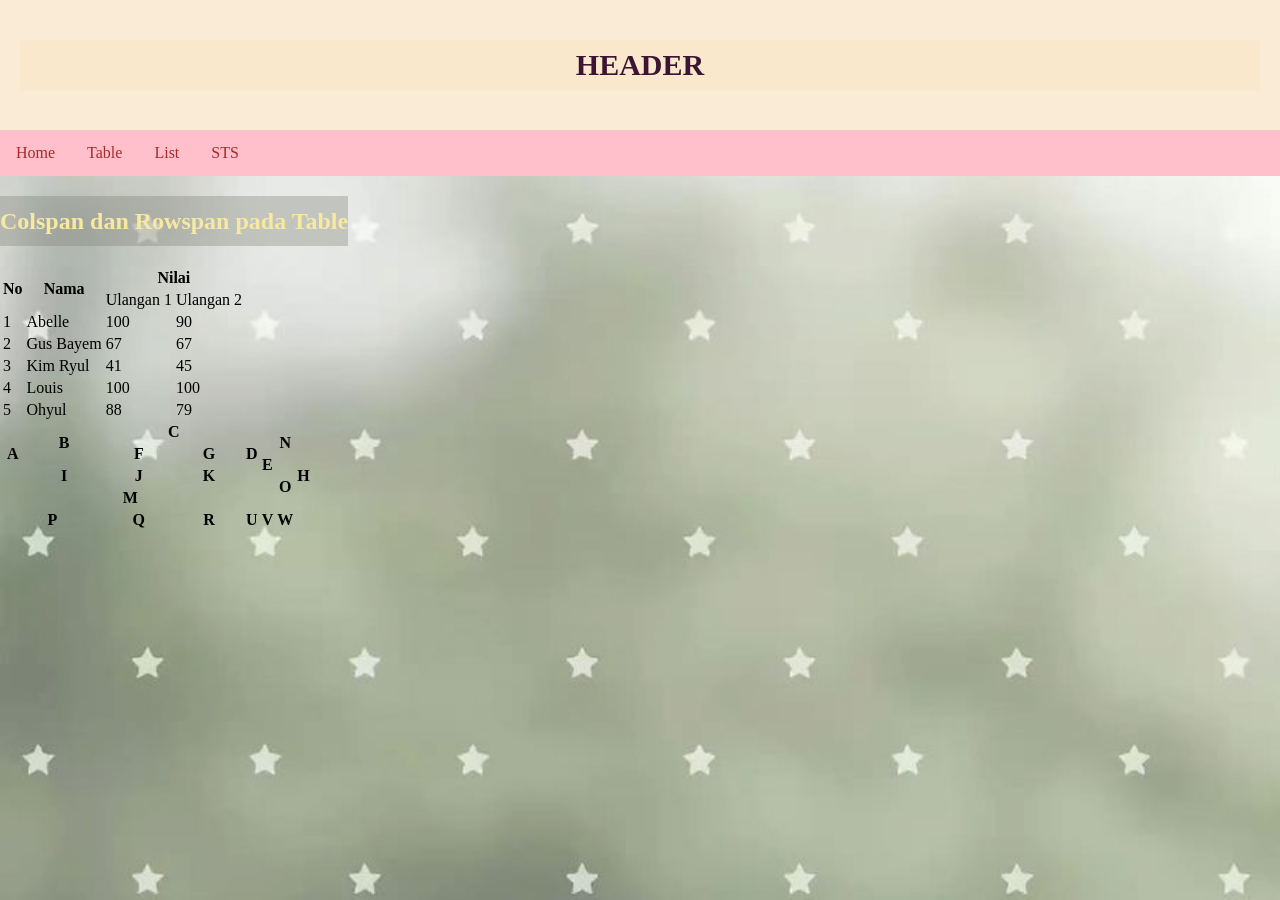
<file: table.html>
<!DOCTYPE html>
<html>
    <head>
        <title>Layout Website</title>
        <link rel="stylesheet" href="index.css">
    </head>
    <body>
        <!-- Membuat Header -->
        <div class="header">
            <h1>HEADER</h1>
        </div>
        <!-- Membuat Menu/navigator bar -->
         <div class="topnav">
            <a href="index.html">Home</a>
            <a href="table.html">Table</a>
            <a href="#">List</a>
            <a href="#">STS</a>
         </div>
         
         <!-- Membuat Konten -->
           <h2>Colspan dan Rowspan pada Table</h2>
        <!-- colspan : menggabungkan kolom -->
        <!-- rowspan : menggabungkan baris -->
        <table>
            <tr>
                <th rowspan="2">No</th>
                <th rowspan="2">Nama</th>
                <th colspan="2">Nilai</th>
            </tr>
            <tr>
                <td>Ulangan 1</td>
                <td>Ulangan 2</td>
            </tr>
            <tr>
                <td>1</td>
                <td>Abelle</td>
                <td>100</td>
                <td>90</td>
            </tr>
            <tr>
                <td>2</td>
                <td>Gus Bayem</td>
                <td>67</td>
                <td>67</td>
            </tr>
            <tr>
                <td>3</td>
                <td>Kim Ryul</td>
                <td>41</td>
                <td>45</td>
            </tr>
            <tr>
                <td>4</td>
                <td>Louis</td>
                <td>100</td>
                <td>100</td>
            </tr>
            <tr>
                <td>5</td>
                <td>Ohyul</td>
                <td>88</td>
                <td>79</td>
            </tr>
            <tr>
                <th rowspan="3">A</th>
                <th rowspan="2">B</th>
                <th colspan="2">C</th>
                <th rowspan="3">D</th>
                <th rowspan="4">E</th>
                <th rowspan="2">N</th>
                <th rowspan="6">H</th>
            </tr>
            <tr>
                <th rowspan="1">F</th>
                <th>G</th>
            </tr>
            <tr>
                <th>I</th>
                <th>J</th>
                <th>K</th>
                <th rowspan="2"> O </th>
            </tr>
            <tr>
                <th colspan="5"> M </th>
            </tr>
            <tr>
                <th colspan="2"> P </th>
                <th rowspan="2"> Q </th>
                <th rowspan="2"> R </th>
                <th> U </th>
                <th> V </th>
                <th> W </th>
        </table>
</file>
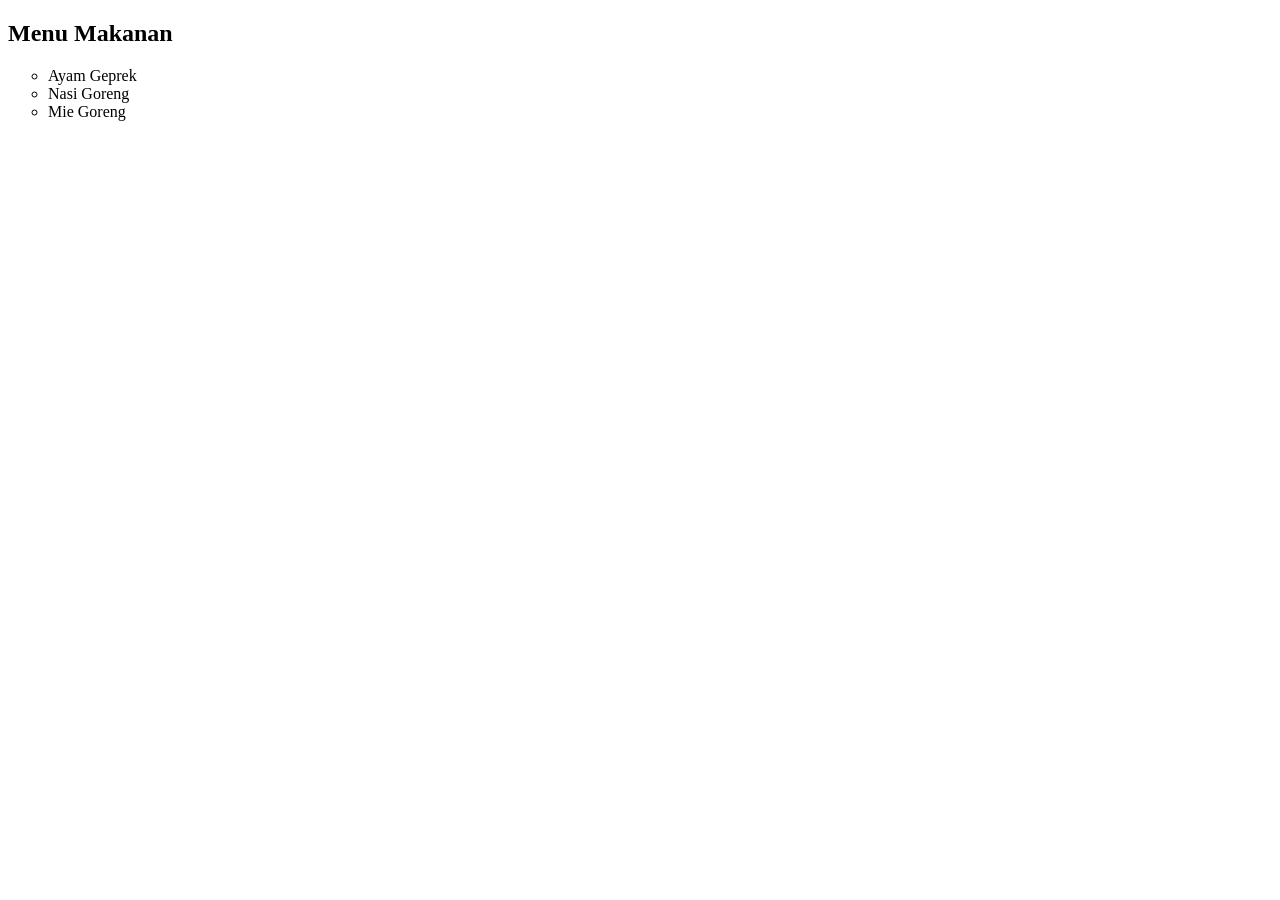
<file: unorderlist.html>
<!DOCTYPE html>
<html>
    <head>
        <title>Layout Website</title>
        <style>
            ul{
                list-style-type: circle;
            }
        </style>
    </head>
    <body>
        <h2>Menu Makanan</h2>
        <!-- style type ul: disc, circle, square-->
        <ul>
            <li>Ayam Geprek</li>
            <li>Nasi Goreng</li>
            <li>Mie Goreng</li>
        </ul>
    </body>
</html>
</file>
<file: index.css>
*{
    box-sizing: border-box;
}
body{
    margin: 0;
}
/* style header */
.header{
    background-color: antiquewhite;
    padding: 20px;
    text-align: center;
}
/* style untuk menu /topnav */
.topnav{
    overflow: hidden;
    background-color: pink;
}
/* style untuk menu /topnav link */
.topnav a{
    float: left;
    display: block;
    color: brown;
    text-align: center;
    padding: 14px 16px;
    text-decoration: none;
}
.topnav a:hover{
    background-color: cornsilk;
    color: brown;
}
.column{
    float: left;
    padding: 10px;
}
.column.side{
    width: 25%;
}
.column.middle{
    width: 50%;
}
.row::after{
    content: "";
    display: table;
    clear: both;
}
.footer{
    background-color: pink;
    text-align: center;
}

/* biodata */
  @import url('https://fonts.googleapis.com/css2?family=Bree+Serif&family=Cinzel:wght@600;700&family=DM+Serif+Display&family=Quicksand:wght@500;600;700&display=swap');

    body{
        background-image: url(background\ estetok.jpeg);
        background-size: cover;
        background-position: center;
        overflow-x: hidden;
    }
    h2{
        color: rgb(247, 233, 160);
        background-color:#797d7258;
        font-family: 'Bree Serif', serif;
        height: 50px;
        width: max-content;
        white-space: nowrap;
        display: flex;
        align-items: center;
        justify-content: center;
        animation: h2Walk 6.5s linear infinite;
    }

    @keyframes h2Walk {
        from { transform: translateX(-100%); }
        to { transform: translateX(100vw); }
    }

    .digital-clock{
        display: grid;
        grid-template-columns: 250px 1fr;
        align-items: center;
        width: min(94%, 980px);
        box-sizing: border-box;
        margin: 22px auto 30px;
        padding: 16px 20px;
        border: 1px solid rgba(111, 61, 46, 0.35);
        border-radius: 18px;
        background-color: rgba(243, 220, 153, 0.92);
        color: #442d2a;
        text-align: center;
        box-shadow: 0 8px 18px rgba(84, 27, 4, 0.18);
    }

    .clock-main{
        padding: 8px 22px 8px 4px;
        border-right: 1px solid rgba(111, 61, 46, 0.3);
    }

    #clockTime{
        font-family: 'Cinzel', serif;
        font-size: clamp(32px, 5vw, 48px);
        font-weight: 700;
        letter-spacing: 2px;
        line-height: 1;
    }

    #clockDate{
        margin-top: 9px;
        color: #6f3d2e;
        font-family: 'Quicksand', sans-serif;
        font-size: 14px;
    }

    .world-clocks{
        display: grid;
        grid-template-columns: repeat(4, minmax(90px, 1fr));
        gap: 8px;
        margin: 0;
        padding: 4px 0 4px 18px;
        border-top: 0;
    }

    .world-clock{
        display: flex;
        flex-direction: column;
        gap: 5px;
        padding: 8px 4px;
        border-radius: 10px;
        background-color: rgba(255, 250, 231, 0.35);
        font-family: 'Quicksand', sans-serif;
        font-size: 12px;
    }

    .world-clock span{
        color: #6f3d2e;
        font-size: 11px;
        text-align: center;
    }

    .world-location{
        width: 100%;
        border: 0;
        background: transparent;
        color: #6f3d2e;
        font-family: 'Quicksand', sans-serif;
        padding: 0;
        font-size: 11px;
        text-align: center;
        font-weight: 700;
        cursor: pointer;
    }

    .world-location:focus{
        outline: 2px solid #6f3d2e;
        outline-offset: 2px;
    }

    .world-clock strong{
        color: #442d2a;
        font-size: 16px;
        text-align: center;
    }

    @media (max-width: 600px){
        .digital-clock{
            display: block;
            width: min(92%, 520px);
            padding: 18px;
        }

        .clock-main{
            padding: 0 0 14px;
            border-right: 0;
            border-bottom: 1px solid rgba(111, 61, 46, 0.3);
        }

        .world-clocks{
            grid-template-columns: repeat(2, minmax(90px, 1fr));
            margin-top: 16px;
            padding: 0;
        }
    }
    
    h1{
        background-color: #f6e0b65e; 
        color:rgb(61, 21, 52);
        font-family: 'Cinzel', serif;
        font-size: 30px;
        font-weight: 700;
        height: 50px; display: flex;
        align-items: center;
        justify-content: center;
    }

p{
    font-family: 'Quicksand', sans-serif;
    font-size: 18px;
    line-height: 1.6;
    text-align: left;
}


div.biodata{
    margin: 30px auto;
    width: 70%;
    background-color: #445363;
    color: #e5e8e1;
    padding: 30px;
    border-radius: 12px;
    display: flex;
    justify-content: center;
    align-items: center;
}

div.hobbies{
    display: grid;
    grid-template-columns: repeat(3, 270px);
    justify-content: center;
    gap: 20px;
    width: min(90%, 840px);
    margin: 20px auto 40px;
}

div.hobby{
    width: 230px;
    min-height: 230px;
    padding: 20px;
    border-radius: 20px;
    color: #442d2a;
    text-align: center;
    box-shadow: 0 4px 8px 0 rgba(84, 27, 4, 0.25);
    transition: transform 0.3s ease;
}

div.hobby:hover{
    transform: translateY(-8px);
}

div.hobby-icon{
    display: flex;
    align-items: center;
    justify-content: center;
    width: 110px;
    height: 110px;
    margin: 0 auto 12px;
    border: 3px solid rgba(84, 27, 4, 0.25);
    border-radius: 50%;
    overflow: hidden;
}

div.hobby-icon img{
    width: 100%;
    height: 100%;
    object-fit: cover;
    display: block;
}

div.hobby h2{
    width: auto;
    height: auto;
    margin: 0;
    background: transparent;
    color: #442d2a;
    font-family: 'DM Serif Display', serif;
    font-size: 25px;
    animation: none;
}

div.hobby p{
    margin: 8px 0 0;
    font-size: 16px;
    line-height: 1.4;
    text-align: center;
}

div.hobby-drawing{
    cursor: pointer;
}

.drawing-modal{
    position: fixed;
    inset: 0;
    display: flex;
    align-items: center;
    justify-content: center;
    padding: 20px;
    background-color: rgba(35, 25, 25, 0.65);
    opacity: 0;
    visibility: hidden;
    transition: opacity 0.25s ease, visibility 0.25s ease;
    z-index: 20;
}

.drawing-modal.show{
    opacity: 1;
    visibility: visible;
}

.drawing-modal-content{
    position: relative;
    width: min(90%, 520px);
    max-height: 82vh;
    overflow-y: auto;
    padding: 32px;
    border-radius: 18px;
    background-color: #f3dc99;
    color: #442d2a;
    box-shadow: 0 8px 24px rgba(0, 0, 0, 0.3);
    transform: translateY(80px) rotate(-2deg) scale(0.88);
    transform-origin: center bottom;
}

.drawing-modal.show .drawing-modal-content{
    animation: bookModalOpen 0.65s cubic-bezier(0.22, 1, 0.36, 1) forwards;
}

.drawing-modal-content h2{
    width: auto;
    height: auto;
    margin: 0 28px 14px 0;
    background: transparent;
    color: #442d2a;
    font-family: 'DM Serif Display', serif;
    font-size: 28px;
    animation: none;
}

.drawing-modal.show .drawing-modal-content h2{
    animation: bookTextReveal 0.45s ease 0.22s both;
}

.drawing-modal-content p{
    margin: 0;
    font-size: 17px;
    line-height: 1.55;
    text-align: left;
}

.drawing-modal.show .drawing-modal-content > p,
.drawing-modal.show .drawing-modal-content .drawing-timeline,
.drawing-modal.show .drawing-modal-content .drawing-tools{
    animation: bookTextReveal 0.45s ease 0.34s both;
}

.drawing-timeline{
    position: relative;
    display: flex;
    align-items: center;
    gap: 18px;
    margin: 22px 0 18px;
    padding-left: 16px;
    border-left: 2px solid rgba(68, 45, 42, 0.45);
    text-align: left;
}

div.timeline-step{
    position: relative;
    display: flex;
    flex-direction: column;
    gap: 2px;
    flex: 1;
    margin-bottom: 0;
    font-family: 'Quicksand', sans-serif;
    font-size: 12px;
}

div.timeline-step:last-child{
    margin-bottom: 0;
}

div.timeline-step::before{
    position: absolute;
    top: 3px;
    left: -22px;
    width: 8px;
    height: 8px;
    border: 2px solid #bf8414;
    border-radius: 50%;
    background-color: #f3dc99;
    content: '';
}

div.timeline-step strong{
    color: #442d2a;
    font-size: 13px;
}

div.timeline-step span{
    color: rgba(68, 45, 42, 0.78);
    line-height: 1.3;
}

div.timeline-date{
    flex: 0 0 auto;
    padding: 12px 14px;
    border: 3px solid #6f3d2e;
    border-radius: 12px;
    background-color: #f3dc99;
    color: #442d2a;
    font-family: 'Cinzel', serif;
    font-size: 20px;
    font-weight: 700;
    letter-spacing: 1px;
    white-space: nowrap;
    box-shadow: 3px 3px 0 rgba(111, 61, 46, 0.35);
}

@media (max-width: 520px){
    .drawing-timeline{
        align-items: flex-start;
        flex-direction: column;
        gap: 14px;
    }

    div.timeline-date{
        align-self: flex-end;
    }
}

div.drawing-tools{
    display: flex;
    flex-wrap: wrap;
    justify-content: center;
    gap: 5px;
    font-family: 'Quicksand', sans-serif;
    font-size: 11px;
}

div.drawing-tools strong{
    width: 100%;
    margin-bottom: 2px;
    color: #442d2a;
    font-size: 13px;
}

div.drawing-tools span{
    display: inline-flex;
    flex-direction: column;
    align-items: center;
    gap: 5px;
    padding: 7px 9px;
    border-radius: 10px;
    background-color: rgba(243, 220, 153, 0.75);
    color: #442d2a;
}

div.drawing-tools .drawing-tool img{
    width: 46px;
    height: 46px;
    border-radius: 10px;
    object-fit: contain;
}

.close-drawing-modal{
    position: absolute;
    top: 10px;
    right: 14px;
    border: 0;
    background: transparent;
    color: #442d2a;
    font-size: 30px;
    cursor: pointer;
}

div.hobby-reading{
    background-color: #f3dc99;
}

div.hobby-reading .hobby-icon{
    background-color: #bf8414;
}

div.hobby-drawing{
    background-color: #bf8414;
}

div.hobby-drawing .hobby-icon{
    background-color: #f3dc99;
}

div.hobby-music{
    background-color: #f3dc99;
}

div.hobby-music h2{
    font-size: 25px;
    line-height: 1.2;
}

div.hobby-music .hobby-icon{
    background-color: #6f3d2e;
    color: #f9e8ba;
}

div.skills{
    display: grid;
    grid-template-columns: repeat(2, minmax(220px, 1fr));
    gap: 16px;
    width: min(90%, 760px);
    margin: 20px auto 42px;
    padding: 4px;
}

div.skill{
    padding: 18px 20px;
    border: 1px solid rgba(249, 232, 186, 0.25);
    border-radius: 14px;
    background-color: #445363;
    box-shadow: 0 4px 8px rgba(35, 25, 25, 0.16);
}

div.skill-label{
    display: flex;
    justify-content: space-between;
    margin-bottom: 14px;
    color: #f9e8ba;
    font-family: 'Quicksand', sans-serif;
    font-size: 15px;
    font-weight: 600;
}

div.skill-label strong{
    padding: 3px 8px;
    border-radius: 10px;
    background-color: #f3dc99;
    color: #442d2a;
    font-size: 13px;
}

div.skill-meter{
    display: flex;
    align-items: center;
    justify-content: space-between;
    gap: 12px;
}

div.skill-score{
    color: #f3dc99;
    font-family: 'Cinzel', serif;
    font-size: 30px;
    font-weight: 700;
    line-height: 1;
}

div.skill-score span{
    color: rgba(249, 232, 186, 0.7);
    font-family: 'Quicksand', sans-serif;
    font-size: 13px;
    font-weight: 500;
}

div.skill-status{
    min-width: 82px;
    color: rgba(249, 232, 186, 0.8);
    font-family: 'Quicksand', sans-serif;
    font-size: 11px;
    text-align: right;
}

@media (max-width: 620px){
    div.skills{
        grid-template-columns: 1fr;
    }
}

@media (max-width: 900px){
    div.hobbies{
        grid-template-columns: repeat(2, 270px);
    }
}

@media (max-width: 620px){
    div.hobbies{
        grid-template-columns: 270px;
    }
}

div.playlist{
    width: min(90%, 900px);
    margin: 20px auto 40px;
    overflow: hidden;
    border-radius: 12px;
}

div.playlist iframe{
    display: block;
    border: 0;
}

#backToTop{
    position: fixed;
    right: 24px;
    bottom: 24px;
    width: 48px;
    height: 48px;
    border: 0;
    border-radius: 50%;
    background-color: #445363;
    color: #f9e8ba;
    font-family: 'Quicksand', sans-serif;
    font-size: 26px;
    font-weight: 700;
    cursor: pointer;
    opacity: 0;
    visibility: hidden;
    transform: translateY(12px);
    transition: opacity 0.3s ease, visibility 0.3s ease, transform 0.3s ease;
    z-index: 10;
}

div.random-fact{
    width: min(90%, 700px);
    margin: 20px auto 60px;
    padding: 24px;
    border-radius: 16px;
    background-color: #445363;
    color: #e5e8e1;
    text-align: center;
}

div.random-fact p{
    margin: 0 0 18px;
    color: #f9e8ba;
    font-family: 'Quicksand', sans-serif;
    font-size: 20px;
    text-align: center;
}

#factButton{
    padding: 10px 18px;
    border: 0;
    border-radius: 20px;
    background-color: #f3dc99;
    color: #442d2a;
    font-family: 'Quicksand', sans-serif;
    font-size: 16px;
    font-weight: 700;
    cursor: pointer;
}

#factButton:hover{
    background-color: #bf8414;
}

#backToTop.show{
    opacity: 1;
    visibility: visible;
    transform: translateY(0);
}

#backToTop:hover{
    background-color: #6f3d2e;
}

.books-scroll{
    width: 100%;
    overflow-x: auto;
    overflow-y: hidden;
    padding: 10px 0 25px;
}

div.books{
    display: flex;
    justify-content: flex-start;
    gap: 20px;
    width: max-content;
    text-align: center;
}

div.book{
    width: 230px;
    height: 320px;
    flex: 0 0 auto;
    padding: 15px;
    border-radius: 25px;
    background-color: #f3dc99;
    color: rgba(84, 27, 4, 0.888);
    box-shadow: 0 4px 8px 0 rgba(84, 27, 4, 0.25);
    cursor: pointer;
}

div.book:nth-child(even){
    background-color: #bf8414;
}

div.book:hover{
    transition: transform 0.3s ease;
    transform: scale(1.1);
}

div.book-cover{
    width: 200px;
    height: 240px;
    margin: 0 auto;
    display: flex;
    align-items: center;
    justify-content: center;
    border: 4px solid rgba(84, 27, 4, 0.35);
    background-color: #6f3d2e;
    color: #f9e8ba;
    font-family: 'Cinzel', serif;
    font-size: 24px;
    font-weight: 700;
    line-height: 1.25;
    text-align: center;
}

div.book > img{
    display: block;
    width: 200px;
    height: 240px;
    object-fit: contain;
    background-color: #f9e8ba;
    margin: 0 auto;
}

div.book p{
    margin: 10px 0 0;
    color: rgba(84, 27, 4, 0.888);
    font-family: 'DM Serif Display', serif;
    font-size: 22px;
    text-align: center;
}

.book-modal{
    position: fixed;
    inset: 0;
    display: flex;
    align-items: center;
    justify-content: center;
    padding: 20px;
    background-color: rgba(35, 25, 25, 0.65);
    opacity: 0;
    visibility: hidden;
    transition: opacity 0.25s ease, visibility 0.25s ease;
    z-index: 20;
}

.book-modal.show{
    opacity: 1;
    visibility: visible;
}

.book-modal-content{
    position: relative;
    width: min(90%, 520px);
    padding: 32px;
    border-radius: 18px;
    background-color: #f3dc99;
    color: #442d2a;
    box-shadow: 0 8px 24px rgba(0, 0, 0, 0.3);
    text-align: center;
    transform: translateY(80px) rotate(-2deg) scale(0.88);
    transform-origin: center bottom;
}

.book-modal.show .book-modal-content{
    animation: bookModalOpen 0.65s cubic-bezier(0.22, 1, 0.36, 1) forwards;
}

@keyframes bookModalOpen{
    0%{
        opacity: 0;
        transform: translateY(80px) rotate(-2deg) scale(0.88);
    }
    60%{
        opacity: 1;
        transform: translateY(-10px) rotate(1deg) scale(1.02);
    }
    100%{
        opacity: 1;
        transform: translateY(0) rotate(0) scale(1);
    }
}

.book-modal-content h2{
    width: auto;
    height: auto;
    margin: 0 28px 16px 0;
    background: transparent;
    color: #442d2a;
    font-family: 'DM Serif Display', serif;
    font-size: 28px;
    animation: none;
}

.book-modal.show .book-modal-content h2{
    animation: bookTextReveal 0.45s ease 0.22s both;
}

.book-modal-content p{
    margin: 0;
    color: #442d2a;
    font-family: 'Quicksand', sans-serif;
    font-size: 18px;
    line-height: 1.6;
    text-align: center;
}

.book-review{
    margin-top: 22px;
    padding-top: 18px;
    border-top: 1px solid rgba(68, 45, 42, 0.25);
}

.book-review h3{
    margin: 0 0 8px;
    color: #6f3d2e;
    font-family: 'DM Serif Display', serif;
    font-size: 22px;
}

.book-review p{
    margin-bottom: 14px;
}

#bookModalRating{
    display: inline-block;
    padding: 7px 16px;
    border-radius: 18px;
    background-color: #6f3d2e;
    color: #f9e8ba;
    font-family: 'Cinzel', serif;
    font-size: 22px;
    letter-spacing: 1px;
}

.book-modal.show .book-modal-content p{
    animation: bookTextReveal 0.45s ease 0.34s both;
}

@keyframes bookTextReveal{
    from{
        opacity: 0;
        transform: translateY(12px);
    }
    to{
        opacity: 1;
        transform: translateY(0);
    }
}

@media (prefers-reduced-motion: reduce){
    .book-modal,
    .book-modal-content,
    .book-modal-content h2,
    .book-modal-content p,
    .drawing-modal,
    .drawing-modal-content,
    .drawing-modal-content h2,
    .drawing-modal-content > p,
    .drawing-modal-content .drawing-timeline,
    .drawing-modal-content .drawing-tools,
    .food-modal,
    .food-modal-content,
    .food-modal-content h2,
    .food-modal-recipe{
        animation: none;
        transition: none;
        transform: none;
    }
}

.close-book-modal{
    position: absolute;
    top: 10px;
    right: 14px;
    border: 0;
    background: transparent;
    color: #442d2a;
    font-size: 30px;
    cursor: pointer;
}

.food-modal{
    position: fixed;
    inset: 0;
    display: flex;
    align-items: center;
    justify-content: center;
    padding: 20px;
    background-color: rgba(35, 25, 25, 0.65);
    opacity: 0;
    visibility: hidden;
    transition: opacity 0.25s ease, visibility 0.25s ease;
    z-index: 20;
}

.food-modal.show{
    opacity: 1;
    visibility: visible;
}

.food-modal-content{
    position: relative;
    width: min(90%, 620px);
    max-height: min(82vh, 680px);
    padding: 32px;
    border-radius: 18px;
    background-color: #f3dc99;
    color: #442d2a;
    box-shadow: 0 8px 24px rgba(0, 0, 0, 0.3);
    transform: translateY(80px) rotate(-2deg) scale(0.88);
    transform-origin: center bottom;
}

.food-modal.show .food-modal-content{
    animation: bookModalOpen 0.65s cubic-bezier(0.22, 1, 0.36, 1) forwards;
}

.food-modal-content h2{
    width: auto;
    height: auto;
    margin: 0 28px 16px 0;
    background: transparent;
    color: #442d2a;
    font-family: 'DM Serif Display', serif;
    font-size: 28px;
    animation: none;
}

.food-modal.show .food-modal-content h2{
    animation: bookTextReveal 0.45s ease 0.22s both;
}

.food-modal-recipe{
    max-height: calc(min(82vh, 680px) - 110px);
    overflow-y: auto;
    padding-right: 14px;
    color: #442d2a;
    font-family: 'Quicksand', sans-serif;
    font-size: 17px;
    line-height: 1.65;
    white-space: pre-line;
}

.food-modal.show .food-modal-recipe{
    animation: bookTextReveal 0.45s ease 0.34s both;
}

.close-food-modal{
    position: absolute;
    top: 10px;
    right: 14px;
    border: 0;
    background: transparent;
    color: #442d2a;
    font-size: 30px;
    cursor: pointer;
}

div.content{
    display: flex;
    align-items: center;
    justify-content: center;
    gap: 60px;
}

div.foto{
    position: relative;
    width: 250px;
    height: 250px;
    overflow: hidden;
    border-radius: 15px;
    cursor: pointer;
    display: flex;
    align-items: center;
    justify-content: center;
    border: 3px solid #97a7b8;
}

div.foto img{
    position:absolute;
    width: 100%;
    height: 100%;
    object-fit: cover;
    object-position: center;
    transition: transform 0.5s ease, opacity 0.5s ease;
}

div.foto img.top{
    opacity: 1;
    z-index: 2;
}

div.foto:hover img.top{
    opacity: 0;
    transform: scale(1.1);
}

div.foto img.bottom{
    opacity: 0;
    z-index: 1;
}

div.foto:hover img.bottom{
    opacity: 1;
    transform: scale(1.1);
}

.makanan-scroll{
    width: 100%;
    overflow-x: auto;
    overflow-y: hidden;
    padding: 10px 0 25px;
    scrollbar-width: auto;
}

div.makanan{
    display: flex;
    justify-content: flex-start;
    gap: 20px;
    width: max-content;
    text-align: center;
    font-family: 'DM Serif Display', serif;
}

div.makanan > div{
    flex: 0 0 auto;
    cursor: pointer;
}

div.makanan p{
    font-family: 'DM Serif Display', serif;
    font-size: 22px;
    font-weight: 450;
    margin: 10px 0 0;
    text-align: center;
}

div.sate{
    width: 230px;
    height: 260px;
    border-radius: 25px;
    box-shadow: 0 4px 8 px 0; color: rgba(84, 27, 4, 0.888);
    margin-bottom: 25px;
    background-color: #f3dc99;
    padding: 15px;
}
div.sate:hover{
    overflow: hidden;
    transition: transform 0.3s ease;
    transform: scale(1.1);
}
div.mie{
    width: 230px;
    height: 260px;
    border-radius: 25px;
    box-shadow: 0 4px 8 px 0; color: rgba(84, 27, 4, 0.888);
    margin-bottom: 25px;
    background-color: #bf8414;    
    padding: 15px;
}
div.mie:hover{
    overflow: hidden;
    transition: transform 0.3s ease;
    transform: scale(1.1);
}
div.martabak{
    width: 230px;
    height: 260px;
    border-radius: 25px;
    box-shadow: 0 4px 8 px 0; color: rgba(84, 27, 4, 0.888);
    margin-bottom: 25px;
    background-color: #f3dc99;  
    padding: 15px;
}
div.martabak:hover{
    overflow: hidden;
    transition: transform 0.3s ease;
    transform: scale(1.1);
}
div.bakwan{
    width: 230px;
    height: 260px;
    border-radius: 25px;
    box-shadow: 0 4px 8 px 0; color: rgba(84, 27, 4, 0.888);
    margin-bottom: 25px;
    background-color: #bf8414;   
    padding: 15px;
}
div.bakwan:hover{
    overflow: hidden;
    transition: transform 0.3s ease;
    transform: scale(1.1);
}
div.cookies{
    width: 230px;
    height: 260px;
    border-radius: 25px;
    box-shadow: 0 4px 8 px 0; color: rgba(84, 27, 4, 0.888);
    margin-bottom: 25px;
    background-color: #f3dc99;
    padding: 15px;
}
div.cookies:hover{
    overflow: hidden;
    transition: transform 0.3s ease;
    transform: scale(1.1);
}
div.pancakes{
    width: 230px;
    height: 260px;
    border-radius: 25px;
    box-shadow: 0 4px 8 px 0; color: rgba(84, 27, 4, 0.888);
    margin-bottom: 25px;
    background-color: #bf8414;
    padding: 15px;
}
div.pancakes:hover{
    overflow: hidden;
    transition: transform 0.3s ease;
    transform: scale(1.1);
}
div.churros{
    width: 230px;
    height: 260px;
    border-radius: 25px;
    box-shadow: 0 4px 8 px 0; color: rgba(84, 27, 4, 0.888);
    margin-bottom: 25px;
    background-color: #f3dc99;
    padding: 15px;
}
div.churros:hover{
    overflow: hidden;
    transition: transform 0.3s ease;
    transform: scale(1.1);
}
div.sashimi{
    width: 230px;
    height: 260px;
    border-radius: 25px;
    box-shadow: 0 4px 8 px 0; color: rgba(84, 27, 4, 0.888);
    margin-bottom: 25px;
    background-color: #bf8414;
    padding: 15px;
}
div.sashimi:hover{
    overflow: hidden;
    transition: transform 0.3s ease;
    transform: scale(1.1);
}
</file>
<file: biodatastyle.css>
@import url('https://fonts.googleapis.com/css2?family=Bree+Serif&family=Cinzel:wght@600;700&family=DM+Serif+Display&family=Quicksand:wght@500;600;700&display=swap');

    body{
        background-image: url(background\ estetok.jpeg);
        background-size: cover;
        background-position: center;
        overflow-x: hidden;
    }
    h2{
        color: rgb(247, 233, 160);
        background-color:#797d7258;
        font-family: 'Bree Serif', serif;
        height: 50px;
        width: max-content;
        white-space: nowrap;
        display: flex;
        align-items: center;
        justify-content: center;
        animation: h2Walk 6.5s linear infinite;
    }

    @keyframes h2Walk {
        from { transform: translateX(-100%); }
        to { transform: translateX(100vw); }
    }

    .digital-clock{
        display: grid;
        grid-template-columns: 250px 1fr;
        align-items: center;
        width: min(94%, 980px);
        box-sizing: border-box;
        margin: 22px auto 30px;
        padding: 16px 20px;
        border: 1px solid rgba(111, 61, 46, 0.35);
        border-radius: 18px;
        background-color: rgba(243, 220, 153, 0.92);
        color: #442d2a;
        text-align: center;
        box-shadow: 0 8px 18px rgba(84, 27, 4, 0.18);
    }

    .clock-main{
        padding: 8px 22px 8px 4px;
        border-right: 1px solid rgba(111, 61, 46, 0.3);
    }

    #clockTime{
        font-family: 'Cinzel', serif;
        font-size: clamp(32px, 5vw, 48px);
        font-weight: 700;
        letter-spacing: 2px;
        line-height: 1;
    }

    #clockDate{
        margin-top: 9px;
        color: #6f3d2e;
        font-family: 'Quicksand', sans-serif;
        font-size: 14px;
    }

    .world-clocks{
        display: grid;
        grid-template-columns: repeat(4, minmax(90px, 1fr));
        gap: 8px;
        margin: 0;
        padding: 4px 0 4px 18px;
        border-top: 0;
    }

    .world-clock{
        display: flex;
        flex-direction: column;
        gap: 5px;
        padding: 8px 4px;
        border-radius: 10px;
        background-color: rgba(255, 250, 231, 0.35);
        font-family: 'Quicksand', sans-serif;
        font-size: 12px;
    }

    .world-clock span{
        color: #6f3d2e;
        font-size: 11px;
        text-align: center;
    }

    .world-location{
        width: 100%;
        border: 0;
        background: transparent;
        color: #6f3d2e;
        font-family: 'Quicksand', sans-serif;
        padding: 0;
        font-size: 11px;
        text-align: center;
        font-weight: 700;
        cursor: pointer;
    }

    .world-location:focus{
        outline: 2px solid #6f3d2e;
        outline-offset: 2px;
    }

    .world-clock strong{
        color: #442d2a;
        font-size: 16px;
        text-align: center;
    }

    @media (max-width: 600px){
        .digital-clock{
            display: block;
            width: min(92%, 520px);
            padding: 18px;
        }

        .clock-main{
            padding: 0 0 14px;
            border-right: 0;
            border-bottom: 1px solid rgba(111, 61, 46, 0.3);
        }

        .world-clocks{
            grid-template-columns: repeat(2, minmax(90px, 1fr));
            margin-top: 16px;
            padding: 0;
        }
    }
    
    h1{
        background-color: #f6e0b65e; 
        color:rgb(61, 21, 52);
        font-family: 'Cinzel', serif;
        font-size: 30px;
        font-weight: 700;
        height: 50px; display: flex;
        align-items: center;
        justify-content: center;
    }

p{
    font-family: 'Quicksand', sans-serif;
    font-size: 18px;
    line-height: 1.6;
    text-align: left;
}


div.biodata{
    margin: 30px auto;
    width: 70%;
    background-color: #445363;
    color: #e5e8e1;
    padding: 30px;
    border-radius: 12px;
    display: flex;
    justify-content: center;
    align-items: center;
}

div.hobbies{
    display: grid;
    grid-template-columns: repeat(3, 270px);
    justify-content: center;
    gap: 20px;
    width: min(90%, 840px);
    margin: 20px auto 40px;
}

div.hobby{
    width: 230px;
    min-height: 230px;
    padding: 20px;
    border-radius: 20px;
    color: #442d2a;
    text-align: center;
    box-shadow: 0 4px 8px 0 rgba(84, 27, 4, 0.25);
    transition: transform 0.3s ease;
}

div.hobby:hover{
    transform: translateY(-8px);
}

div.hobby-icon{
    display: flex;
    align-items: center;
    justify-content: center;
    width: 110px;
    height: 110px;
    margin: 0 auto 12px;
    border: 3px solid rgba(84, 27, 4, 0.25);
    border-radius: 50%;
    overflow: hidden;
}

div.hobby-icon img{
    width: 100%;
    height: 100%;
    object-fit: cover;
    display: block;
}

div.hobby h2{
    width: auto;
    height: auto;
    margin: 0;
    background: transparent;
    color: #442d2a;
    font-family: 'DM Serif Display', serif;
    font-size: 25px;
    animation: none;
}

div.hobby p{
    margin: 8px 0 0;
    font-size: 16px;
    line-height: 1.4;
    text-align: center;
}

div.hobby-drawing{
    cursor: pointer;
}

.drawing-modal{
    position: fixed;
    inset: 0;
    display: flex;
    align-items: center;
    justify-content: center;
    padding: 20px;
    background-color: rgba(35, 25, 25, 0.65);
    opacity: 0;
    visibility: hidden;
    transition: opacity 0.25s ease, visibility 0.25s ease;
    z-index: 20;
}

.drawing-modal.show{
    opacity: 1;
    visibility: visible;
}

.drawing-modal-content{
    position: relative;
    width: min(90%, 520px);
    max-height: 82vh;
    overflow-y: auto;
    padding: 32px;
    border-radius: 18px;
    background-color: #f3dc99;
    color: #442d2a;
    box-shadow: 0 8px 24px rgba(0, 0, 0, 0.3);
    transform: translateY(80px) rotate(-2deg) scale(0.88);
    transform-origin: center bottom;
}

.drawing-modal.show .drawing-modal-content{
    animation: bookModalOpen 0.65s cubic-bezier(0.22, 1, 0.36, 1) forwards;
}

.drawing-modal-content h2{
    width: auto;
    height: auto;
    margin: 0 28px 14px 0;
    background: transparent;
    color: #442d2a;
    font-family: 'DM Serif Display', serif;
    font-size: 28px;
    animation: none;
}

.drawing-modal.show .drawing-modal-content h2{
    animation: bookTextReveal 0.45s ease 0.22s both;
}

.drawing-modal-content p{
    margin: 0;
    font-size: 17px;
    line-height: 1.55;
    text-align: left;
}

.drawing-modal.show .drawing-modal-content > p,
.drawing-modal.show .drawing-modal-content .drawing-timeline,
.drawing-modal.show .drawing-modal-content .drawing-tools{
    animation: bookTextReveal 0.45s ease 0.34s both;
}

.drawing-timeline{
    position: relative;
    display: flex;
    align-items: center;
    gap: 18px;
    margin: 22px 0 18px;
    padding-left: 16px;
    border-left: 2px solid rgba(68, 45, 42, 0.45);
    text-align: left;
}

div.timeline-step{
    position: relative;
    display: flex;
    flex-direction: column;
    gap: 2px;
    flex: 1;
    margin-bottom: 0;
    font-family: 'Quicksand', sans-serif;
    font-size: 12px;
}

div.timeline-step:last-child{
    margin-bottom: 0;
}

div.timeline-step::before{
    position: absolute;
    top: 3px;
    left: -22px;
    width: 8px;
    height: 8px;
    border: 2px solid #bf8414;
    border-radius: 50%;
    background-color: #f3dc99;
    content: '';
}

div.timeline-step strong{
    color: #442d2a;
    font-size: 13px;
}

div.timeline-step span{
    color: rgba(68, 45, 42, 0.78);
    line-height: 1.3;
}

div.timeline-date{
    flex: 0 0 auto;
    padding: 12px 14px;
    border: 3px solid #6f3d2e;
    border-radius: 12px;
    background-color: #f3dc99;
    color: #442d2a;
    font-family: 'Cinzel', serif;
    font-size: 20px;
    font-weight: 700;
    letter-spacing: 1px;
    white-space: nowrap;
    box-shadow: 3px 3px 0 rgba(111, 61, 46, 0.35);
}

@media (max-width: 520px){
    .drawing-timeline{
        align-items: flex-start;
        flex-direction: column;
        gap: 14px;
    }

    div.timeline-date{
        align-self: flex-end;
    }
}

div.drawing-tools{
    display: flex;
    flex-wrap: wrap;
    justify-content: center;
    gap: 5px;
    font-family: 'Quicksand', sans-serif;
    font-size: 11px;
}

div.drawing-tools strong{
    width: 100%;
    margin-bottom: 2px;
    color: #442d2a;
    font-size: 13px;
}

div.drawing-tools span{
    display: inline-flex;
    flex-direction: column;
    align-items: center;
    gap: 5px;
    padding: 7px 9px;
    border-radius: 10px;
    background-color: rgba(243, 220, 153, 0.75);
    color: #442d2a;
}

div.drawing-tools .drawing-tool img{
    width: 46px;
    height: 46px;
    border-radius: 10px;
    object-fit: contain;
}

.close-drawing-modal{
    position: absolute;
    top: 10px;
    right: 14px;
    border: 0;
    background: transparent;
    color: #442d2a;
    font-size: 30px;
    cursor: pointer;
}

div.hobby-reading{
    background-color: #f3dc99;
}

div.hobby-reading .hobby-icon{
    background-color: #bf8414;
}

div.hobby-drawing{
    background-color: #bf8414;
}

div.hobby-drawing .hobby-icon{
    background-color: #f3dc99;
}

div.hobby-music{
    background-color: #f3dc99;
}

div.hobby-music h2{
    font-size: 25px;
    line-height: 1.2;
}

div.hobby-music .hobby-icon{
    background-color: #6f3d2e;
    color: #f9e8ba;
}

div.skills{
    display: grid;
    grid-template-columns: repeat(2, minmax(220px, 1fr));
    gap: 16px;
    width: min(90%, 760px);
    margin: 20px auto 42px;
    padding: 4px;
}

div.skill{
    padding: 18px 20px;
    border: 1px solid rgba(249, 232, 186, 0.25);
    border-radius: 14px;
    background-color: #445363;
    box-shadow: 0 4px 8px rgba(35, 25, 25, 0.16);
}

div.skill-label{
    display: flex;
    justify-content: space-between;
    margin-bottom: 14px;
    color: #f9e8ba;
    font-family: 'Quicksand', sans-serif;
    font-size: 15px;
    font-weight: 600;
}

div.skill-label strong{
    padding: 3px 8px;
    border-radius: 10px;
    background-color: #f3dc99;
    color: #442d2a;
    font-size: 13px;
}

div.skill-meter{
    display: flex;
    align-items: center;
    justify-content: space-between;
    gap: 12px;
}

div.skill-score{
    color: #f3dc99;
    font-family: 'Cinzel', serif;
    font-size: 30px;
    font-weight: 700;
    line-height: 1;
}

div.skill-score span{
    color: rgba(249, 232, 186, 0.7);
    font-family: 'Quicksand', sans-serif;
    font-size: 13px;
    font-weight: 500;
}

div.skill-status{
    min-width: 82px;
    color: rgba(249, 232, 186, 0.8);
    font-family: 'Quicksand', sans-serif;
    font-size: 11px;
    text-align: right;
}

@media (max-width: 620px){
    div.skills{
        grid-template-columns: 1fr;
    }
}

@media (max-width: 900px){
    div.hobbies{
        grid-template-columns: repeat(2, 270px);
    }
}

@media (max-width: 620px){
    div.hobbies{
        grid-template-columns: 270px;
    }
}

div.playlist{
    width: min(90%, 900px);
    margin: 20px auto 40px;
    overflow: hidden;
    border-radius: 12px;
}

div.playlist iframe{
    display: block;
    border: 0;
}

#backToTop{
    position: fixed;
    right: 24px;
    bottom: 24px;
    width: 48px;
    height: 48px;
    border: 0;
    border-radius: 50%;
    background-color: #445363;
    color: #f9e8ba;
    font-family: 'Quicksand', sans-serif;
    font-size: 26px;
    font-weight: 700;
    cursor: pointer;
    opacity: 0;
    visibility: hidden;
    transform: translateY(12px);
    transition: opacity 0.3s ease, visibility 0.3s ease, transform 0.3s ease;
    z-index: 10;
}

div.random-fact{
    width: min(90%, 700px);
    margin: 20px auto 60px;
    padding: 24px;
    border-radius: 16px;
    background-color: #445363;
    color: #e5e8e1;
    text-align: center;
}

div.random-fact p{
    margin: 0 0 18px;
    color: #f9e8ba;
    font-family: 'Quicksand', sans-serif;
    font-size: 20px;
    text-align: center;
}

#factButton{
    padding: 10px 18px;
    border: 0;
    border-radius: 20px;
    background-color: #f3dc99;
    color: #442d2a;
    font-family: 'Quicksand', sans-serif;
    font-size: 16px;
    font-weight: 700;
    cursor: pointer;
}

#factButton:hover{
    background-color: #bf8414;
}

#backToTop.show{
    opacity: 1;
    visibility: visible;
    transform: translateY(0);
}

#backToTop:hover{
    background-color: #6f3d2e;
}

.books-scroll{
    width: 100%;
    overflow-x: auto;
    overflow-y: hidden;
    padding: 10px 0 25px;
}

div.books{
    display: flex;
    justify-content: flex-start;
    gap: 20px;
    width: max-content;
    text-align: center;
}

div.book{
    width: 230px;
    height: 320px;
    flex: 0 0 auto;
    padding: 15px;
    border-radius: 25px;
    background-color: #f3dc99;
    color: rgba(84, 27, 4, 0.888);
    box-shadow: 0 4px 8px 0 rgba(84, 27, 4, 0.25);
    cursor: pointer;
}

div.book:nth-child(even){
    background-color: #bf8414;
}

div.book:hover{
    transition: transform 0.3s ease;
    transform: scale(1.1);
}

div.book-cover{
    width: 200px;
    height: 240px;
    margin: 0 auto;
    display: flex;
    align-items: center;
    justify-content: center;
    border: 4px solid rgba(84, 27, 4, 0.35);
    background-color: #6f3d2e;
    color: #f9e8ba;
    font-family: 'Cinzel', serif;
    font-size: 24px;
    font-weight: 700;
    line-height: 1.25;
    text-align: center;
}

div.book > img{
    display: block;
    width: 200px;
    height: 240px;
    object-fit: contain;
    background-color: #f9e8ba;
    margin: 0 auto;
}

div.book p{
    margin: 10px 0 0;
    color: rgba(84, 27, 4, 0.888);
    font-family: 'DM Serif Display', serif;
    font-size: 22px;
    text-align: center;
}

.book-modal{
    position: fixed;
    inset: 0;
    display: flex;
    align-items: center;
    justify-content: center;
    padding: 20px;
    background-color: rgba(35, 25, 25, 0.65);
    opacity: 0;
    visibility: hidden;
    transition: opacity 0.25s ease, visibility 0.25s ease;
    z-index: 20;
}

.book-modal.show{
    opacity: 1;
    visibility: visible;
}

.book-modal-content{
    position: relative;
    width: min(90%, 520px);
    padding: 32px;
    border-radius: 18px;
    background-color: #f3dc99;
    color: #442d2a;
    box-shadow: 0 8px 24px rgba(0, 0, 0, 0.3);
    text-align: center;
    transform: translateY(80px) rotate(-2deg) scale(0.88);
    transform-origin: center bottom;
}

.book-modal.show .book-modal-content{
    animation: bookModalOpen 0.65s cubic-bezier(0.22, 1, 0.36, 1) forwards;
}

@keyframes bookModalOpen{
    0%{
        opacity: 0;
        transform: translateY(80px) rotate(-2deg) scale(0.88);
    }
    60%{
        opacity: 1;
        transform: translateY(-10px) rotate(1deg) scale(1.02);
    }
    100%{
        opacity: 1;
        transform: translateY(0) rotate(0) scale(1);
    }
}

.book-modal-content h2{
    width: auto;
    height: auto;
    margin: 0 28px 16px 0;
    background: transparent;
    color: #442d2a;
    font-family: 'DM Serif Display', serif;
    font-size: 28px;
    animation: none;
}

.book-modal.show .book-modal-content h2{
    animation: bookTextReveal 0.45s ease 0.22s both;
}

.book-modal-content p{
    margin: 0;
    color: #442d2a;
    font-family: 'Quicksand', sans-serif;
    font-size: 18px;
    line-height: 1.6;
    text-align: center;
}

.book-review{
    margin-top: 22px;
    padding-top: 18px;
    border-top: 1px solid rgba(68, 45, 42, 0.25);
}

.book-review h3{
    margin: 0 0 8px;
    color: #6f3d2e;
    font-family: 'DM Serif Display', serif;
    font-size: 22px;
}

.book-review p{
    margin-bottom: 14px;
}

#bookModalRating{
    display: inline-block;
    padding: 7px 16px;
    border-radius: 18px;
    background-color: #6f3d2e;
    color: #f9e8ba;
    font-family: 'Cinzel', serif;
    font-size: 22px;
    letter-spacing: 1px;
}

.book-modal.show .book-modal-content p{
    animation: bookTextReveal 0.45s ease 0.34s both;
}

@keyframes bookTextReveal{
    from{
        opacity: 0;
        transform: translateY(12px);
    }
    to{
        opacity: 1;
        transform: translateY(0);
    }
}

@media (prefers-reduced-motion: reduce){
    .book-modal,
    .book-modal-content,
    .book-modal-content h2,
    .book-modal-content p,
    .drawing-modal,
    .drawing-modal-content,
    .drawing-modal-content h2,
    .drawing-modal-content > p,
    .drawing-modal-content .drawing-timeline,
    .drawing-modal-content .drawing-tools,
    .food-modal,
    .food-modal-content,
    .food-modal-content h2,
    .food-modal-recipe{
        animation: none;
        transition: none;
        transform: none;
    }
}

.close-book-modal{
    position: absolute;
    top: 10px;
    right: 14px;
    border: 0;
    background: transparent;
    color: #442d2a;
    font-size: 30px;
    cursor: pointer;
}

.food-modal{
    position: fixed;
    inset: 0;
    display: flex;
    align-items: center;
    justify-content: center;
    padding: 20px;
    background-color: rgba(35, 25, 25, 0.65);
    opacity: 0;
    visibility: hidden;
    transition: opacity 0.25s ease, visibility 0.25s ease;
    z-index: 20;
}

.food-modal.show{
    opacity: 1;
    visibility: visible;
}

.food-modal-content{
    position: relative;
    width: min(90%, 620px);
    max-height: min(82vh, 680px);
    padding: 32px;
    border-radius: 18px;
    background-color: #f3dc99;
    color: #442d2a;
    box-shadow: 0 8px 24px rgba(0, 0, 0, 0.3);
    transform: translateY(80px) rotate(-2deg) scale(0.88);
    transform-origin: center bottom;
}

.food-modal.show .food-modal-content{
    animation: bookModalOpen 0.65s cubic-bezier(0.22, 1, 0.36, 1) forwards;
}

.food-modal-content h2{
    width: auto;
    height: auto;
    margin: 0 28px 16px 0;
    background: transparent;
    color: #442d2a;
    font-family: 'DM Serif Display', serif;
    font-size: 28px;
    animation: none;
}

.food-modal.show .food-modal-content h2{
    animation: bookTextReveal 0.45s ease 0.22s both;
}

.food-modal-recipe{
    max-height: calc(min(82vh, 680px) - 110px);
    overflow-y: auto;
    padding-right: 14px;
    color: #442d2a;
    font-family: 'Quicksand', sans-serif;
    font-size: 17px;
    line-height: 1.65;
    white-space: pre-line;
}

.food-modal.show .food-modal-recipe{
    animation: bookTextReveal 0.45s ease 0.34s both;
}

.close-food-modal{
    position: absolute;
    top: 10px;
    right: 14px;
    border: 0;
    background: transparent;
    color: #442d2a;
    font-size: 30px;
    cursor: pointer;
}

div.content{
    display: flex;
    align-items: center;
    justify-content: center;
    gap: 60px;
}

div.foto{
    position: relative;
    width: 250px;
    height: 250px;
    overflow: hidden;
    border-radius: 15px;
    cursor: pointer;
    display: flex;
    align-items: center;
    justify-content: center;
    border: 3px solid #97a7b8;
}

div.foto img{
    position:absolute;
    width: 100%;
    height: 100%;
    object-fit: cover;
    object-position: center;
    transition: transform 0.5s ease, opacity 0.5s ease;
}

div.foto img.top{
    opacity: 1;
    z-index: 2;
}

div.foto:hover img.top{
    opacity: 0;
    transform: scale(1.1);
}

div.foto img.bottom{
    opacity: 0;
    z-index: 1;
}

div.foto:hover img.bottom{
    opacity: 1;
    transform: scale(1.1);
}

.makanan-scroll{
    width: 100%;
    overflow-x: auto;
    overflow-y: hidden;
    padding: 10px 0 25px;
    scrollbar-width: auto;
}

div.makanan{
    display: flex;
    justify-content: flex-start;
    gap: 20px;
    width: max-content;
    text-align: center;
    font-family: 'DM Serif Display', serif;
}

div.makanan > div{
    flex: 0 0 auto;
    cursor: pointer;
}

div.makanan p{
    font-family: 'DM Serif Display', serif;
    font-size: 22px;
    font-weight: 450;
    margin: 10px 0 0;
    text-align: center;
}

div.sate{
    width: 230px;
    height: 260px;
    border-radius: 25px;
    box-shadow: 0 4px 8 px 0; color: rgba(84, 27, 4, 0.888);
    margin-bottom: 25px;
    background-color: #f3dc99;
    padding: 15px;
}
div.sate:hover{
    overflow: hidden;
    transition: transform 0.3s ease;
    transform: scale(1.1);
}
div.mie{
    width: 230px;
    height: 260px;
    border-radius: 25px;
    box-shadow: 0 4px 8 px 0; color: rgba(84, 27, 4, 0.888);
    margin-bottom: 25px;
    background-color: #bf8414;    
    padding: 15px;
}
div.mie:hover{
    overflow: hidden;
    transition: transform 0.3s ease;
    transform: scale(1.1);
}
div.martabak{
    width: 230px;
    height: 260px;
    border-radius: 25px;
    box-shadow: 0 4px 8 px 0; color: rgba(84, 27, 4, 0.888);
    margin-bottom: 25px;
    background-color: #f3dc99;  
    padding: 15px;
}
div.martabak:hover{
    overflow: hidden;
    transition: transform 0.3s ease;
    transform: scale(1.1);
}
div.bakwan{
    width: 230px;
    height: 260px;
    border-radius: 25px;
    box-shadow: 0 4px 8 px 0; color: rgba(84, 27, 4, 0.888);
    margin-bottom: 25px;
    background-color: #bf8414;   
    padding: 15px;
}
div.bakwan:hover{
    overflow: hidden;
    transition: transform 0.3s ease;
    transform: scale(1.1);
}
div.cookies{
    width: 230px;
    height: 260px;
    border-radius: 25px;
    box-shadow: 0 4px 8 px 0; color: rgba(84, 27, 4, 0.888);
    margin-bottom: 25px;
    background-color: #f3dc99;
    padding: 15px;
}
div.cookies:hover{
    overflow: hidden;
    transition: transform 0.3s ease;
    transform: scale(1.1);
}
div.pancakes{
    width: 230px;
    height: 260px;
    border-radius: 25px;
    box-shadow: 0 4px 8 px 0; color: rgba(84, 27, 4, 0.888);
    margin-bottom: 25px;
    background-color: #bf8414;
    padding: 15px;
}
div.pancakes:hover{
    overflow: hidden;
    transition: transform 0.3s ease;
    transform: scale(1.1);
}
div.churros{
    width: 230px;
    height: 260px;
    border-radius: 25px;
    box-shadow: 0 4px 8 px 0; color: rgba(84, 27, 4, 0.888);
    margin-bottom: 25px;
    background-color: #f3dc99;
    padding: 15px;
}
div.churros:hover{
    overflow: hidden;
    transition: transform 0.3s ease;
    transform: scale(1.1);
}
div.sashimi{
    width: 230px;
    height: 260px;
    border-radius: 25px;
    box-shadow: 0 4px 8 px 0; color: rgba(84, 27, 4, 0.888);
    margin-bottom: 25px;
    background-color: #bf8414;
    padding: 15px;
}
div.sashimi:hover{
    overflow: hidden;
    transition: transform 0.3s ease;
    transform: scale(1.1);
}
</file>
